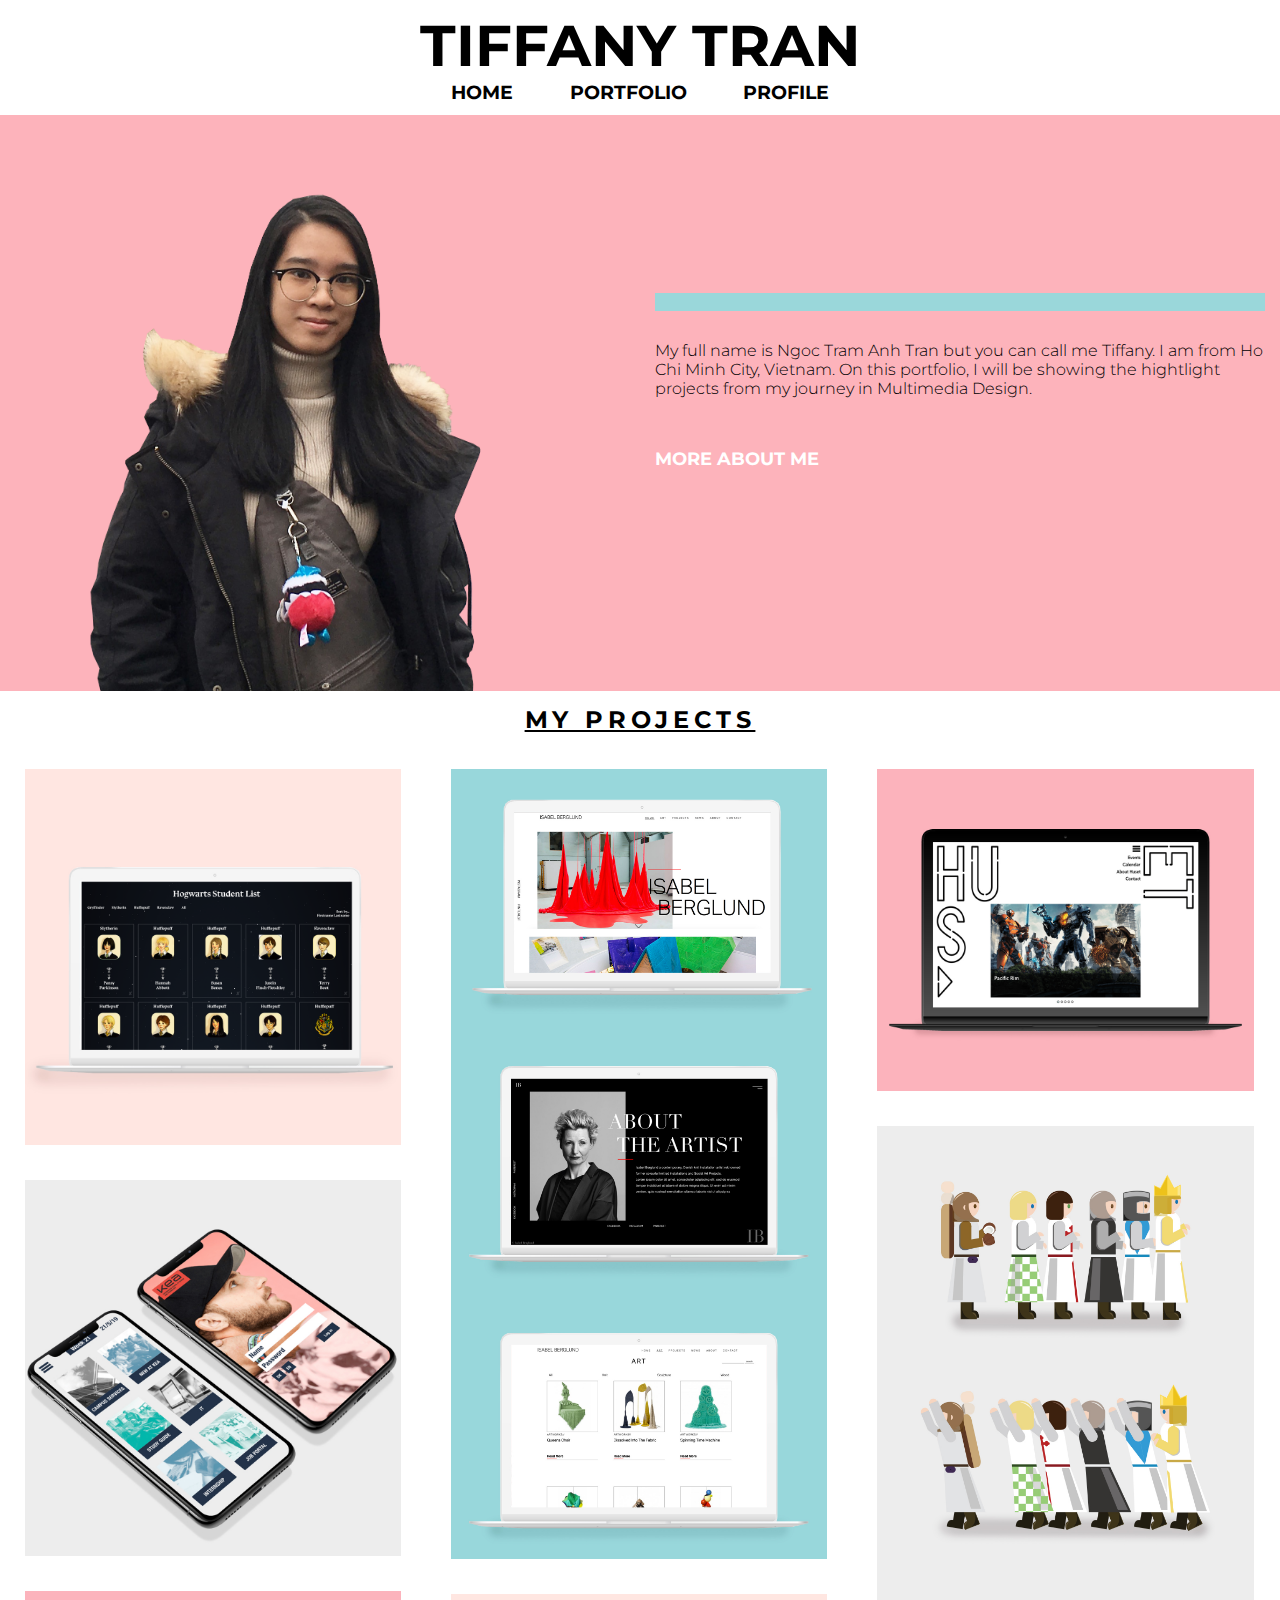
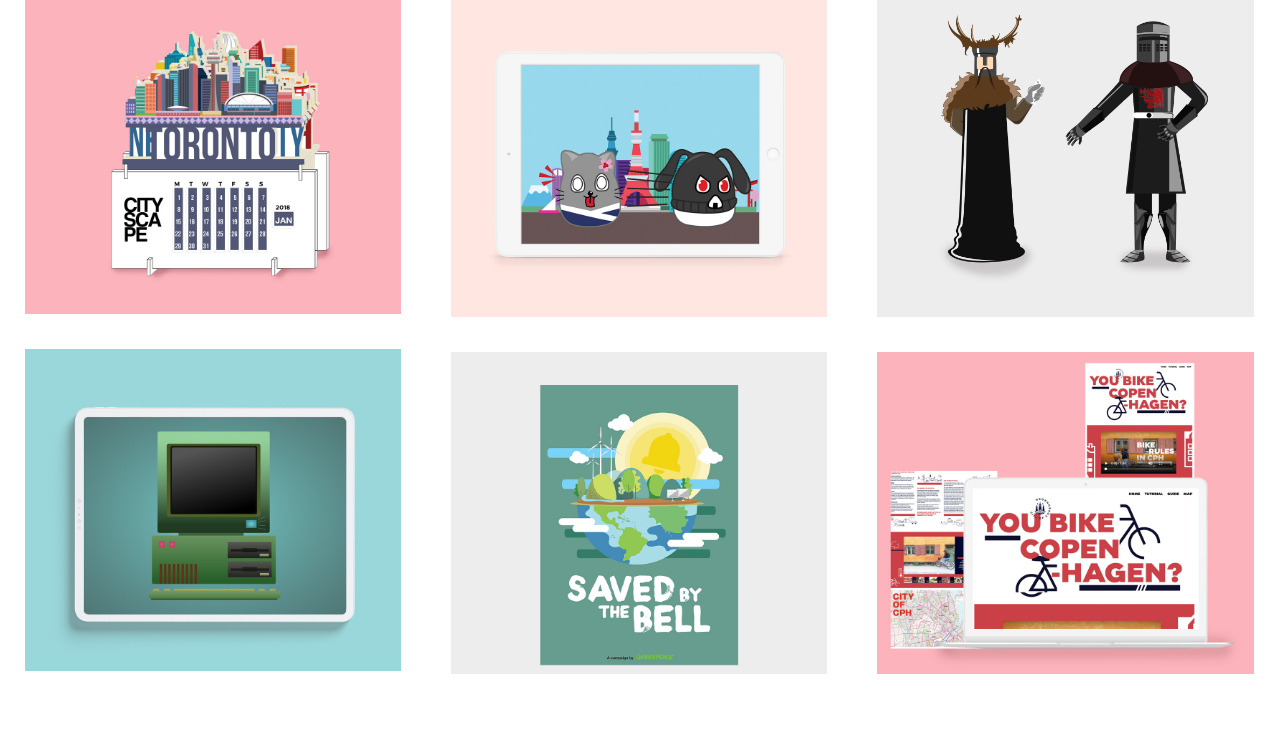
<file: index.html>
<!DOCTYPE html>

<html lang="en">
  <head>
    <meta name="viewport" content="width=device-width, initial-scale=1.0" />
    <title>Home</title>
    <link rel="stylesheet" href="style.css" />
    <script defer src="js.js"></script>
    <link
      href="https://fonts.googleapis.com/css?family=Montserrat:300,400,500,700&display=swap"
      rel="stylesheet"
    />
    <link rel="apple-touch-icon" sizes="180x180" href="/apple-touch-icon.png" />
    <link rel="icon" type="image/png" sizes="32x32" href="/favicon-32x32.png" />
    <link rel="icon" type="image/png" sizes="16x16" href="/favicon-16x16.png" />
    <link rel="manifest" href="/site.webmanifest" />
    <link rel="mask-icon" href="/safari-pinned-tab.svg" color="#000000" />
    <meta name="msapplication-TileColor" content="#00aba9" />
    <meta name="theme-color" content="#ffffff" />
  </head>

  <body>
    <div class="header">
      TIFFANY TRAN
      <div class="topnav">
        <a class="active" href="index.html">HOME</a>
        <a href="#portfolio">PORTFOLIO</a>
        <a href="profile.html">PROFILE</a>
      </div>
    </div>

    <div class="cover">
      <div class="col-6">
        <img src="avatar.png" alt="avatar" />
      </div>

      <div class="col-6">
        <div class="block"></div>
        <h1 style="margin-top: 4vw;">Xin chao. Hej.</h1>

        <div class="underline"></div>
      </div>

      <div class="col-6">
        <h3 class="introduction">
          My full name is Ngoc Tram Anh Tran but you can call me Tiffany. I am
          from Ho Chi Minh City, Vietnam. On this portfolio, I will be showing
          the hightlight projects from my journey in Multimedia Design.
        </h3>
        <p>
          <a
            href="profile.html"
            style="color: white; font-size: 18px; text-decoration: none;"
            >MORE ABOUT ME</a
          >
        </p>
      </div>
    </div>

    <div id="portfolio"></div>
    <div class="gallery" style="position: absolute;">
      <h2>MY PROJECTS</h2>
      <div class="row">
        <div class="column">
          <div class="img_wrap">
            <img
              src="image/hacked-hogwarts.png"
              style="width: 100%;"
              class="image"
              alt="organic design"
            />
            <a href="hacked-hogwarts.html"
              ><p class="img_description">HACKED HOGWARTS</p></a
            >
          </div>

          <div class="img_wrap">
            <img
              src="image/design_sprint.jpg"
              style="width: 100%;"
              class="image"
              alt="design sprint"
            />
            <a href="design-sprint.html"
              ><p class="img_description">DESIGN SPRINT</p></a
            >
          </div>

          <div class="img_wrap">
            <img
              src="image/personal-project.jpg"
              style="width: 100%;"
              class="image"
              alt="presentation"
            />
            <a href="personal.html"
              ><p class="img_description">PERSONAL PROJECT</p></a
            >
          </div>

          <div class="img_wrap">
            <img
              src="image/teknisk-museum.jpg"
              style="width: 100%;"
              class="image"
              alt="web prototype"
            />
            <a href="museum.html"
              ><p class="img_description"></p>
              <p class="img_description">TEKNISKE MUSEUM</p></a
            >
          </div>
        </div>

        <div class="column">
          <div class="img_wrap">
            <img
              src="image/isabel-berglund.jpg"
              style="width: 100%;"
              class="image"
              alt="animation"
            />
            <a href="isabel-berglund.html"
              ><p class="img_description">ISABEL BERGLUND</p></a
            >
          </div>

          <div class="img_wrap">
            <img
              src="image/animation.jpg"
              style="width: 100%;"
              class="image"
              alt="XD Prototype"
            />
            <a href="animation.html"
              ><p class="img_description">ANIMATION</p></a
            >
          </div>

          <div class="img_wrap">
            <img src="image/greenpeace.jpg" class="image" alt="team canvas" />
            <a href="greenpeace.html"
              ><p class="img_description">GREENPEACE CAMPAIGN</p></a
            >
          </div>
        </div>

        <div class="column">
          <div class="img_wrap">
            <img
              src="image/huset-kbh.jpg"
              style="width: 100%;"
              class="image"
              alt="storyboard"
            />
            <a href="huset-kbh.html"
              ><p class="img_description">HUSET-KBH</p></a
            >
          </div>

          <div class="img_wrap">
            <img
              src="image/interactive_poster.jpg"
              style="width: 100%;"
              class="image"
              alt="Interactive Poster"
            />
            <a href="interactive-poster.html"
              ><p class="img_description">INTERACTIVE POSTER</p></a
            >
          </div>

          <div class="img_wrap">
            <img
              src="image/bike.jpg"
              style="width: 100%;"
              class="image"
              alt="Bike CPH"
            />
            <a href="bike-cph.html"><p class="img_description">BIKE CPH</p></a>
          </div>
        </div>
      </div>
    </div>
  </body>
</html>
</file>
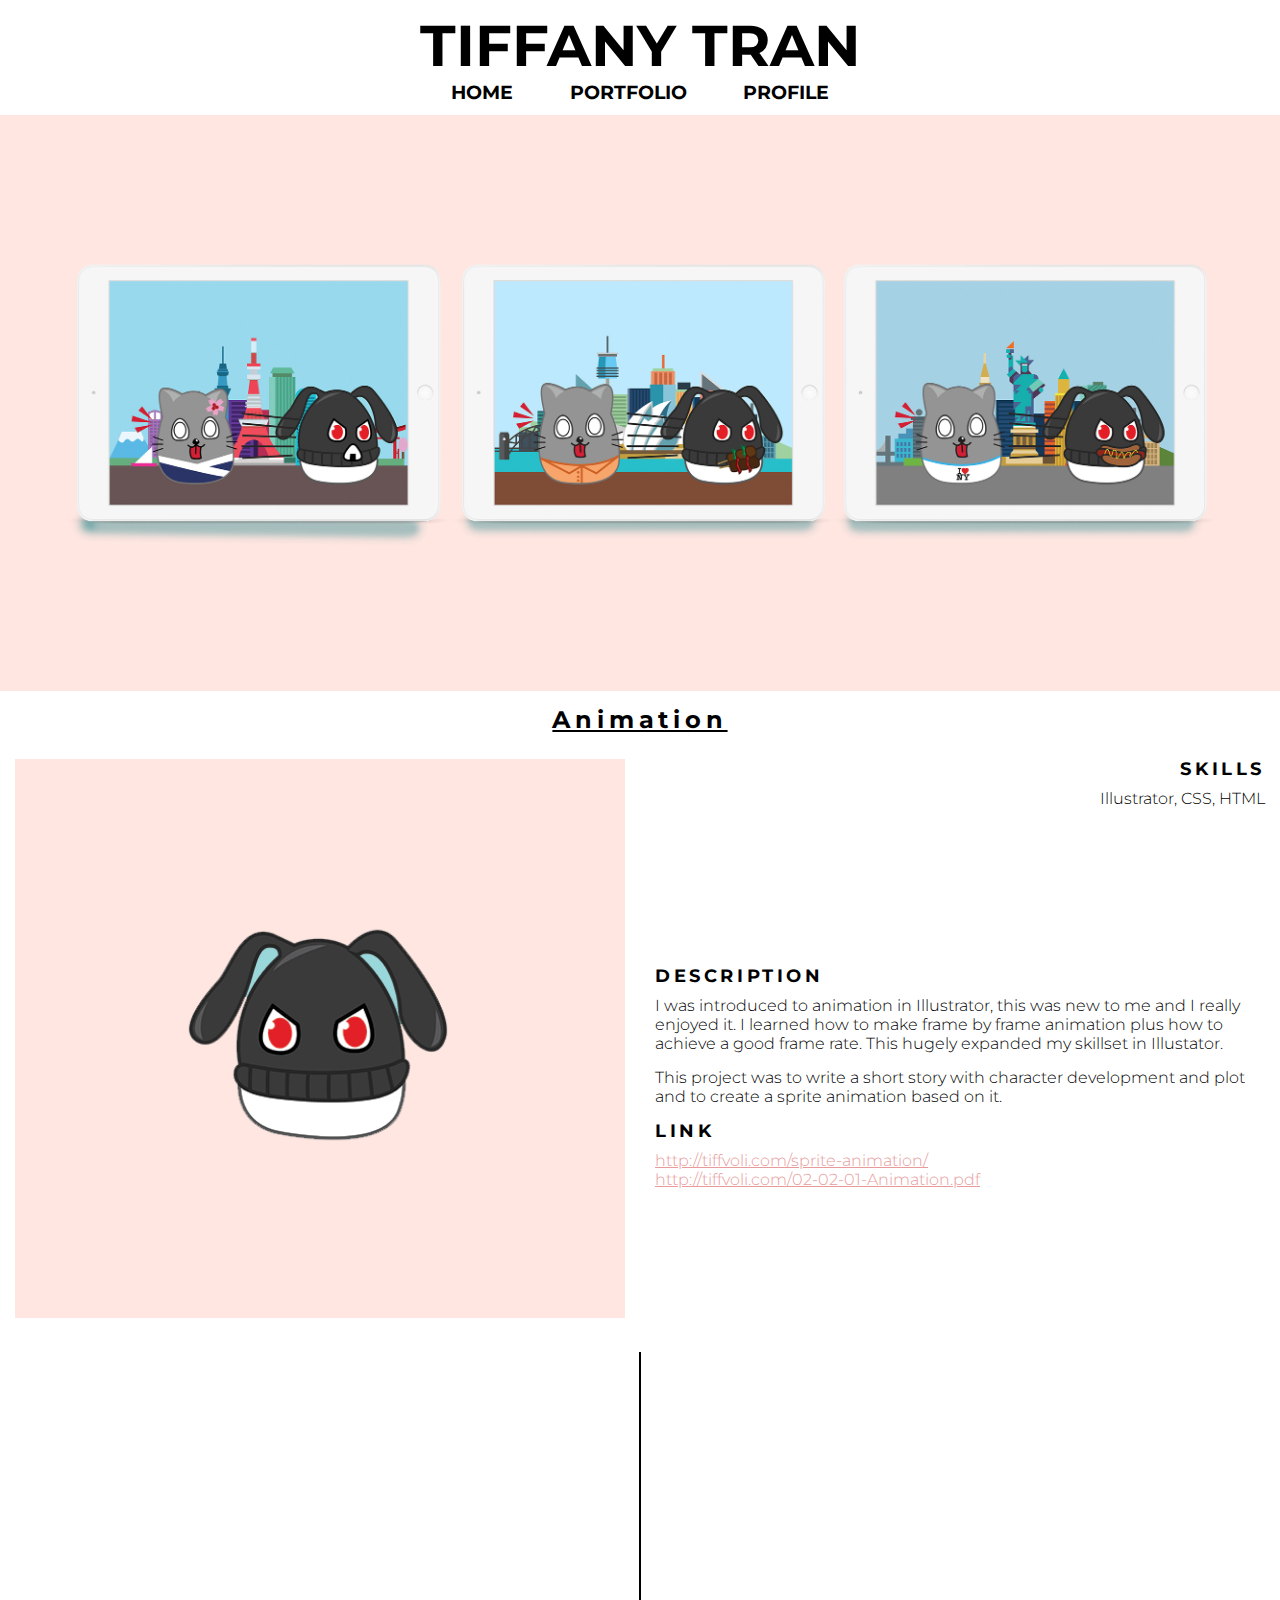
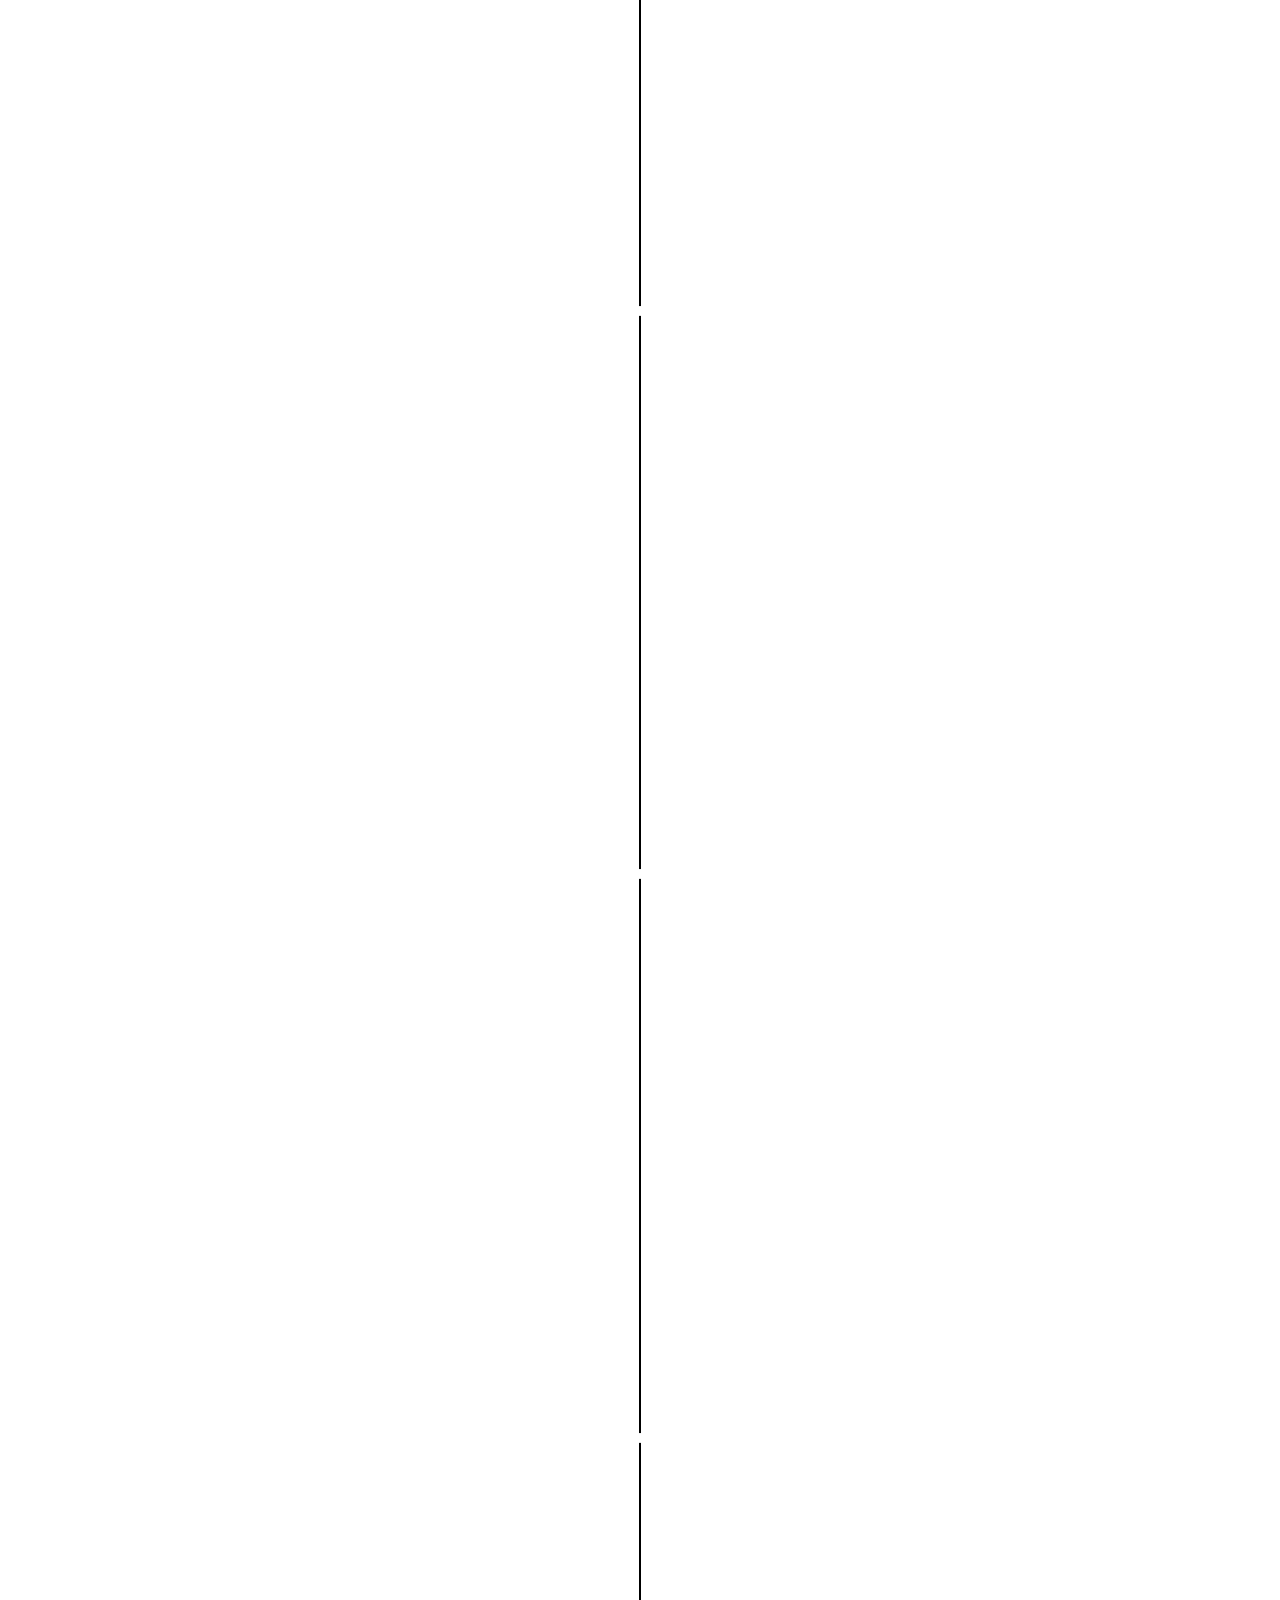
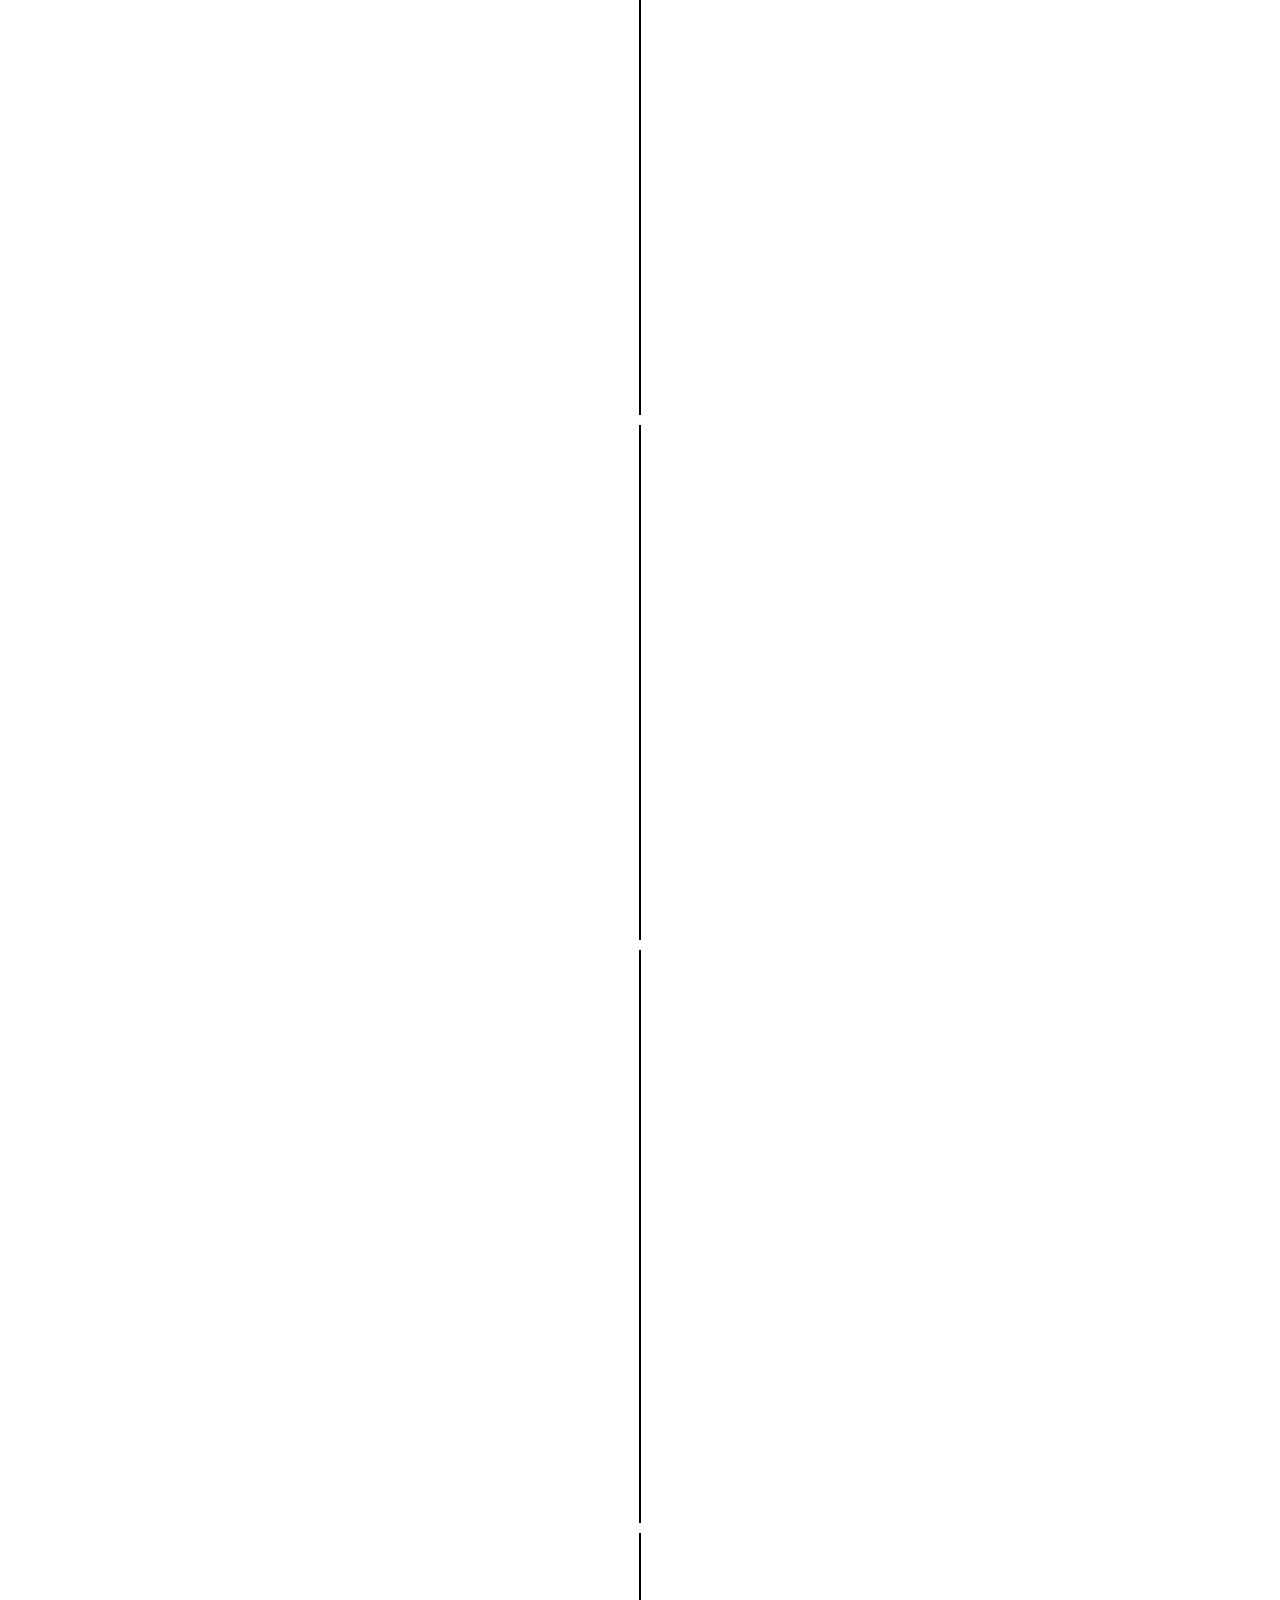
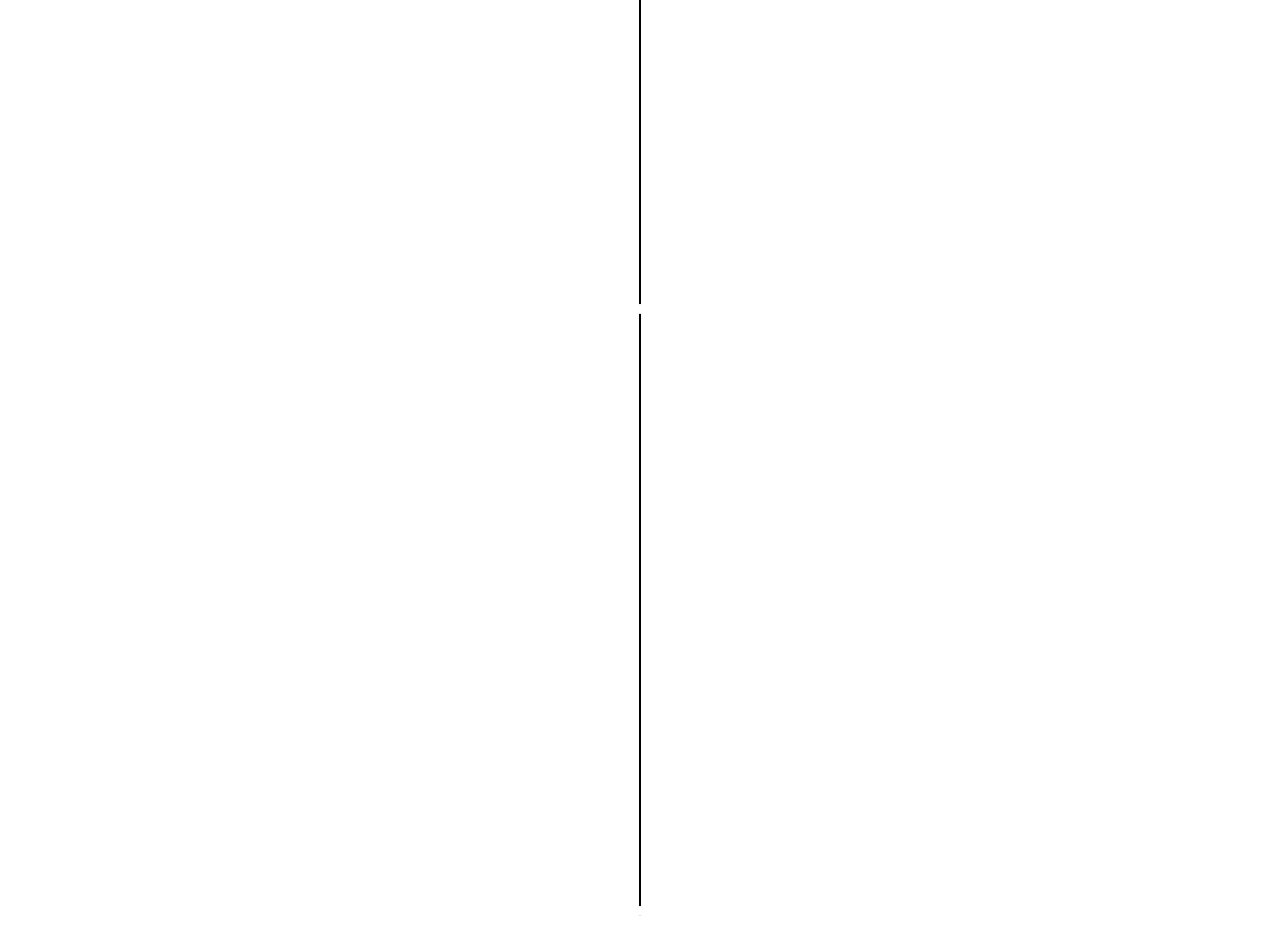
<file: animation.html>
<!DOCTYPE html>

<html lang="en">
  <head>
    <meta name="viewport" content="width=device-width, initial-scale=1.0" />
    <title>Animation</title>
    <link rel="stylesheet" href="style.css" />
    <script src="js.js"></script>
    <script defer src="js.js"></script>
    <link
      href="https://fonts.googleapis.com/css?family=Montserrat:300,400,500,700&display=swap"
      rel="stylesheet"
    />
    <link rel="apple-touch-icon" sizes="180x180" href="/apple-touch-icon.png" />
    <link rel="icon" type="image/png" sizes="32x32" href="/favicon-32x32.png" />
    <link rel="icon" type="image/png" sizes="16x16" href="/favicon-16x16.png" />
    <link rel="manifest" href="/site.webmanifest" />
    <link rel="mask-icon" href="/safari-pinned-tab.svg" color="#000000" />
    <meta name="msapplication-TileColor" content="#00aba9" />
    <meta name="theme-color" content="#ffffff" />
  </head>

  <body>
    <div class="header">
      TIFFANY TRAN
      <div class="topnav">
        <a class="active" href="index.html">HOME</a>
        <a href="index.html">PORTFOLIO</a>
        <a href="profile.html">PROFILE</a>
      </div>
    </div>
    <div class="project1">
      <div class="col-12">
        <img
          src="image/projectseven.png"
          alt="web prototype"
          style="width: 100%;"
        />
      </div>
    </div>

    <div class="content">
      <h2>Animation</h2>
      <div class="col-6">
        <img src="video/cats2.gif" alt="cat animation" style="width: 100%;" />
      </div>

      <div class="col-6" style="float: right;">
        <h4 style="text-align: right;">SKILLS</h4>
        <h3 style="text-align: right;">Illustrator, CSS, HTML</h3>
      </div>

      <div class="col-6">
        <h4 style="margin-top: 10vw;">DESCRIPTION</h4>
        <h3 style="padding-bottom: 15px;">
          I was introduced to animation in Illustrator, this was new to me and I
          really enjoyed it. I learned how to make frame by frame animation plus
          how to achieve a good frame rate. This hugely expanded my skillset in
          Illustator.
        </h3>
        <h3 style="padding-bottom: 15px;">
          This project was to write a short story with character development and
          plot and to create a sprite animation based on it.
        </h3>
        <h4>LINK</h4>
        <a href="http://tiffvoli.com/sprite-animation/" style="color: #e79b9b;"
          ><h3>http://tiffvoli.com/sprite-animation/</h3></a
        >
        <a
          href="http://tiffvoli.com/02-02-01-Animation.pdf"
          style="color: #e79b9b;"
          ><h3>http://tiffvoli.com/02-02-01-Animation.pdf</h3></a
        >
      </div>

      <div class="col-12">
        <section class="timeline">
          <ul>
            <li>
              <div>
                <img src="image/timeline2.4.jpg" alt="storyline" />
                <h4>Storyline</h4>
                First thing to do was to create a storyline for my animation. I
                decided to do a travl animation because it would allow to play
                with designs from different countries.
              </div>
            </li>
            <li>
              <div>
                <img src="image/timeline2.1.jpg" alt="sketches" />
                <h4>Sketches</h4>
                After that, I sketched out all my characters and backgrounds
                depending on my storyline. This gave me a visualisation of my
                animation before actually making it.
              </div>
            </li>
            <li>
              <div>
                <img src="image/timeline2.8.jpg" alt="storyboard" />
                <h4>Storyboard</h4>
                I was introduced to making a storyboard to aid the process. The
                storyboard included each screen with interaction, sound and
                duration so I would know what to add in later on.
              </div>
            </li>
            <li>
              <div>
                <img src="image/timeline2.2.jpg" alt="character designs" />
                <h4>Character Designs</h4>
                I designed all the characters based on my skecthes in
                Illustrator to create vector graphics.I chose to make the
                characters gray and black because I intended to make the
                backgrounds colourful therefore it wouldn't be too overwhelming.
              </div>
            </li>
            <li>
              <div>
                <img src="image/timeline2.3.jpg" alt="stance" />
                <h4>Stances</h4>
                For each character, I also created 4 different views to make the
                characters more lively and interactive.
              </div>
            </li>
            <li>
              <div>
                <img src="image/timeline2.5.jpg" alt="style tile" />
                <h4>Style Tile</h4>
                I chose pop characters for my style because they normally have a
                outline around the characters so they would stand out more from
                the background. I put in a few pop colours while also having a
                dark tone to create a nice contrast and improve visability.
              </div>
            </li>
            <li>
              <div>
                <embed src="video/neko_animation_tokyo.swf" atl="sprite" />
                <h4>Sprite</h4>
                I designed this sprite animation in Illustrator by creating
                frame by frame. I ran into a small problem with coding but I
                learned out to do it on a later project
                <a href="interactive-poster.html" style="color: #59b6bb;"
                  >(interactive poster)</a
                >.
              </div>
            </li>
            <li>
              <div>
                <img src="image/timeline2.7.jpg" alt="background" />
                <h4>Background Designs</h4>
                I designed all of the background using Illustrator and took
                inspiration from Tokyo, New York and Sydney. I wanted to make
                the backgrounds very colourful to capture its respective city's
                beauty. I didn't use any dark colours so that the main
                characters could stand out from the backdrops.
              </div>
            </li>
          </ul>
        </section>
      </div>
    </div>
  </body>
</html>
</file>
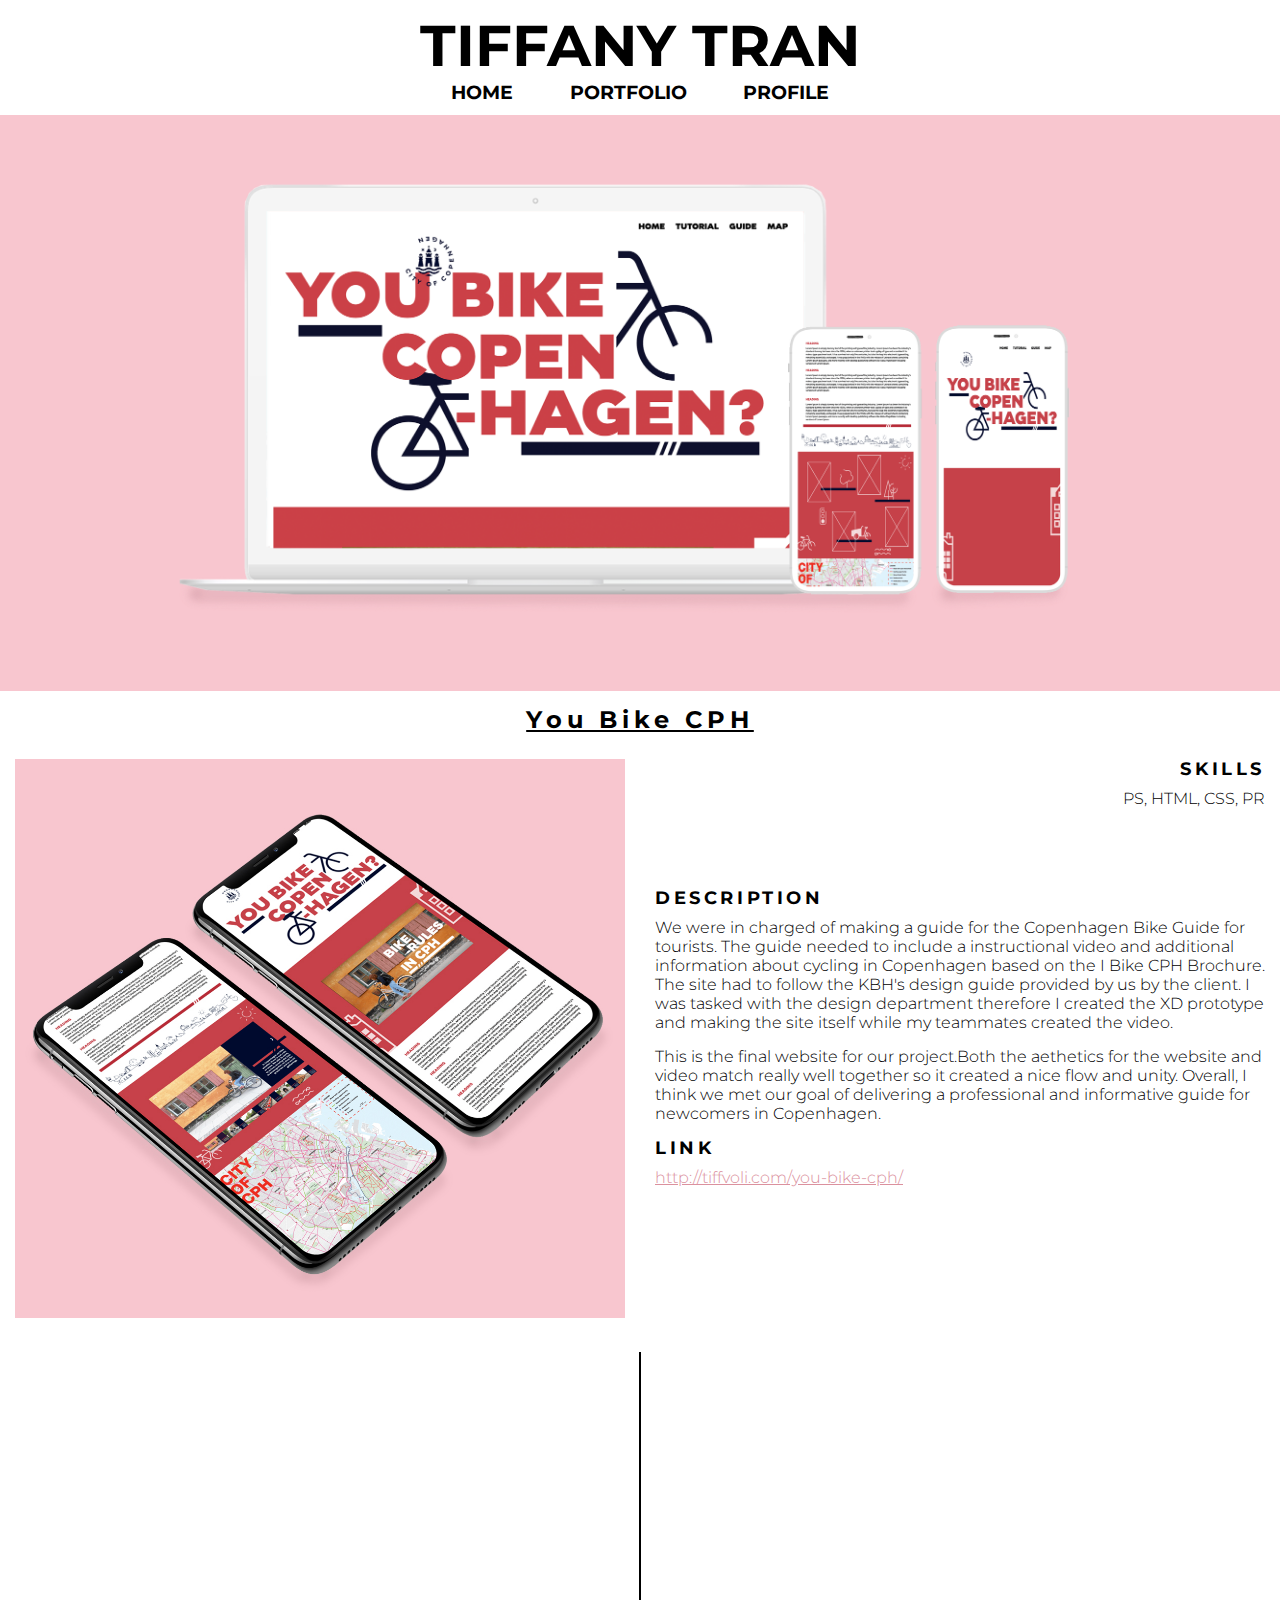
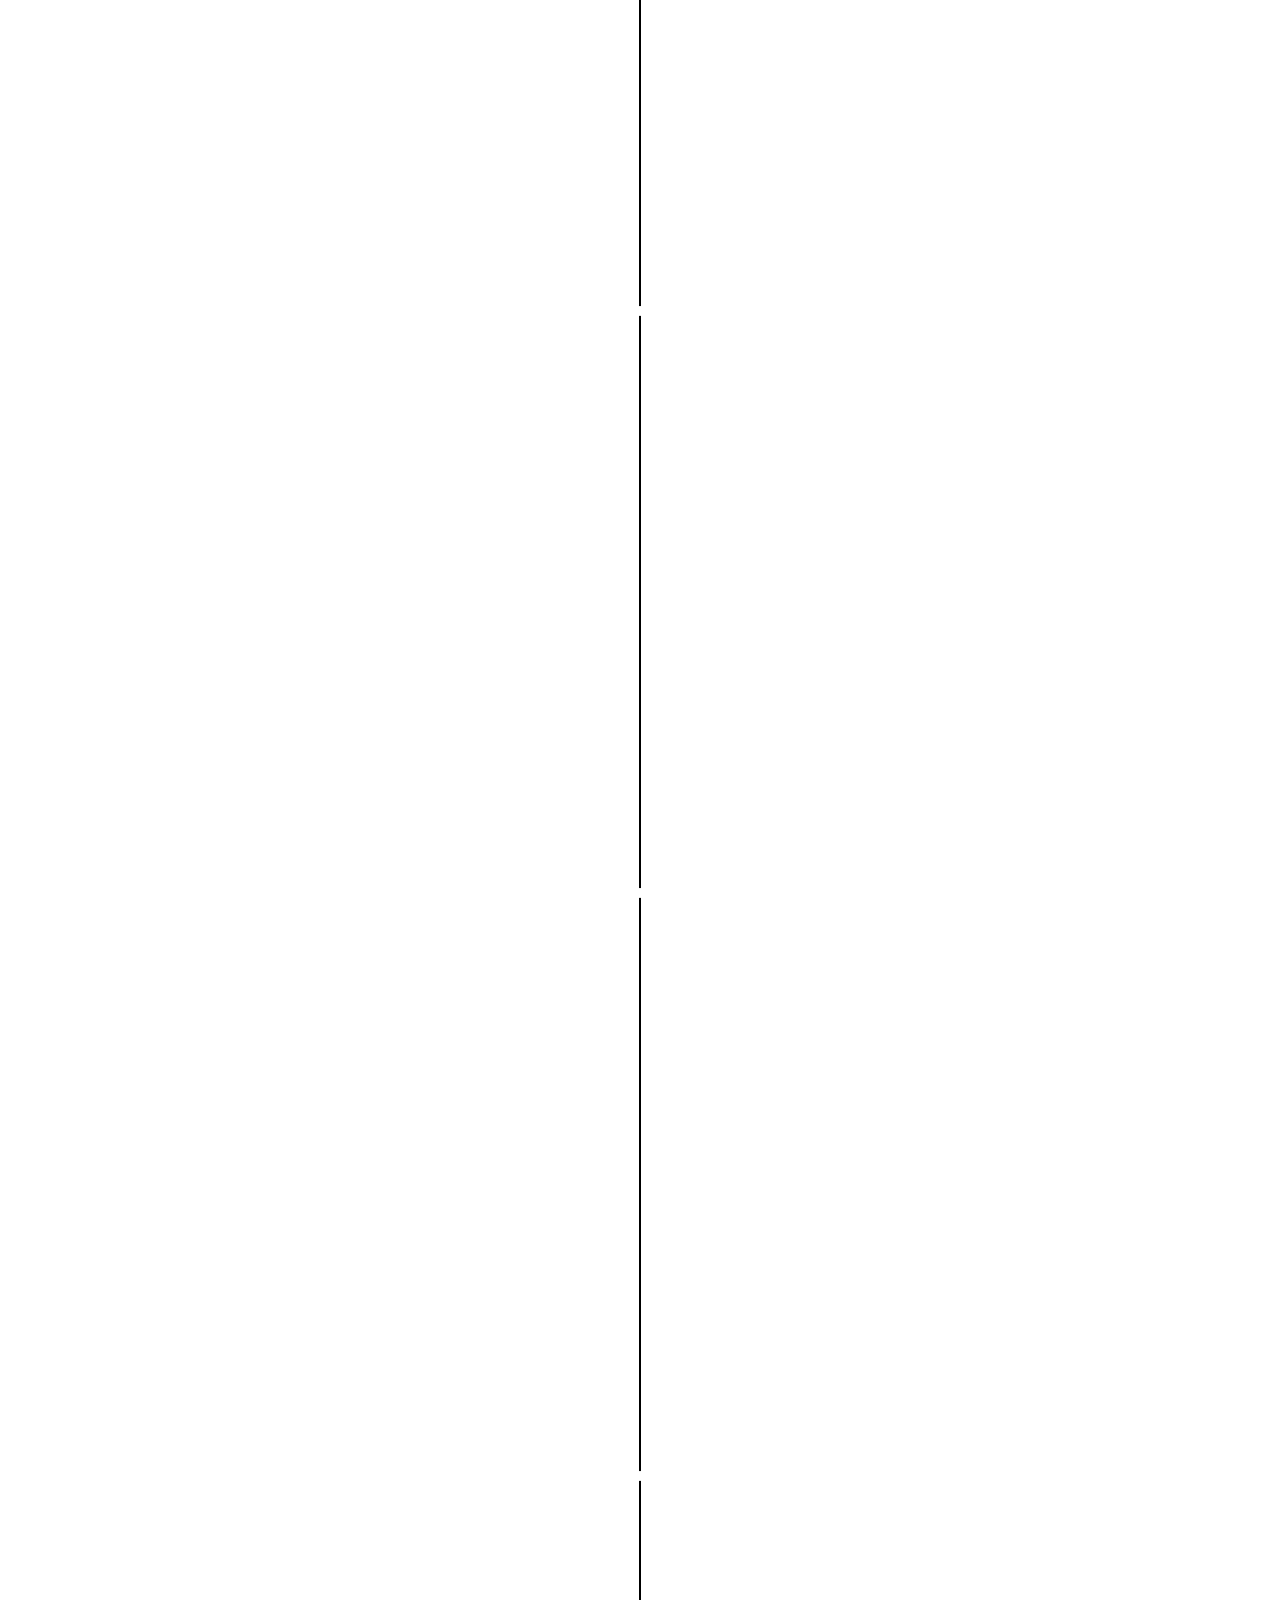
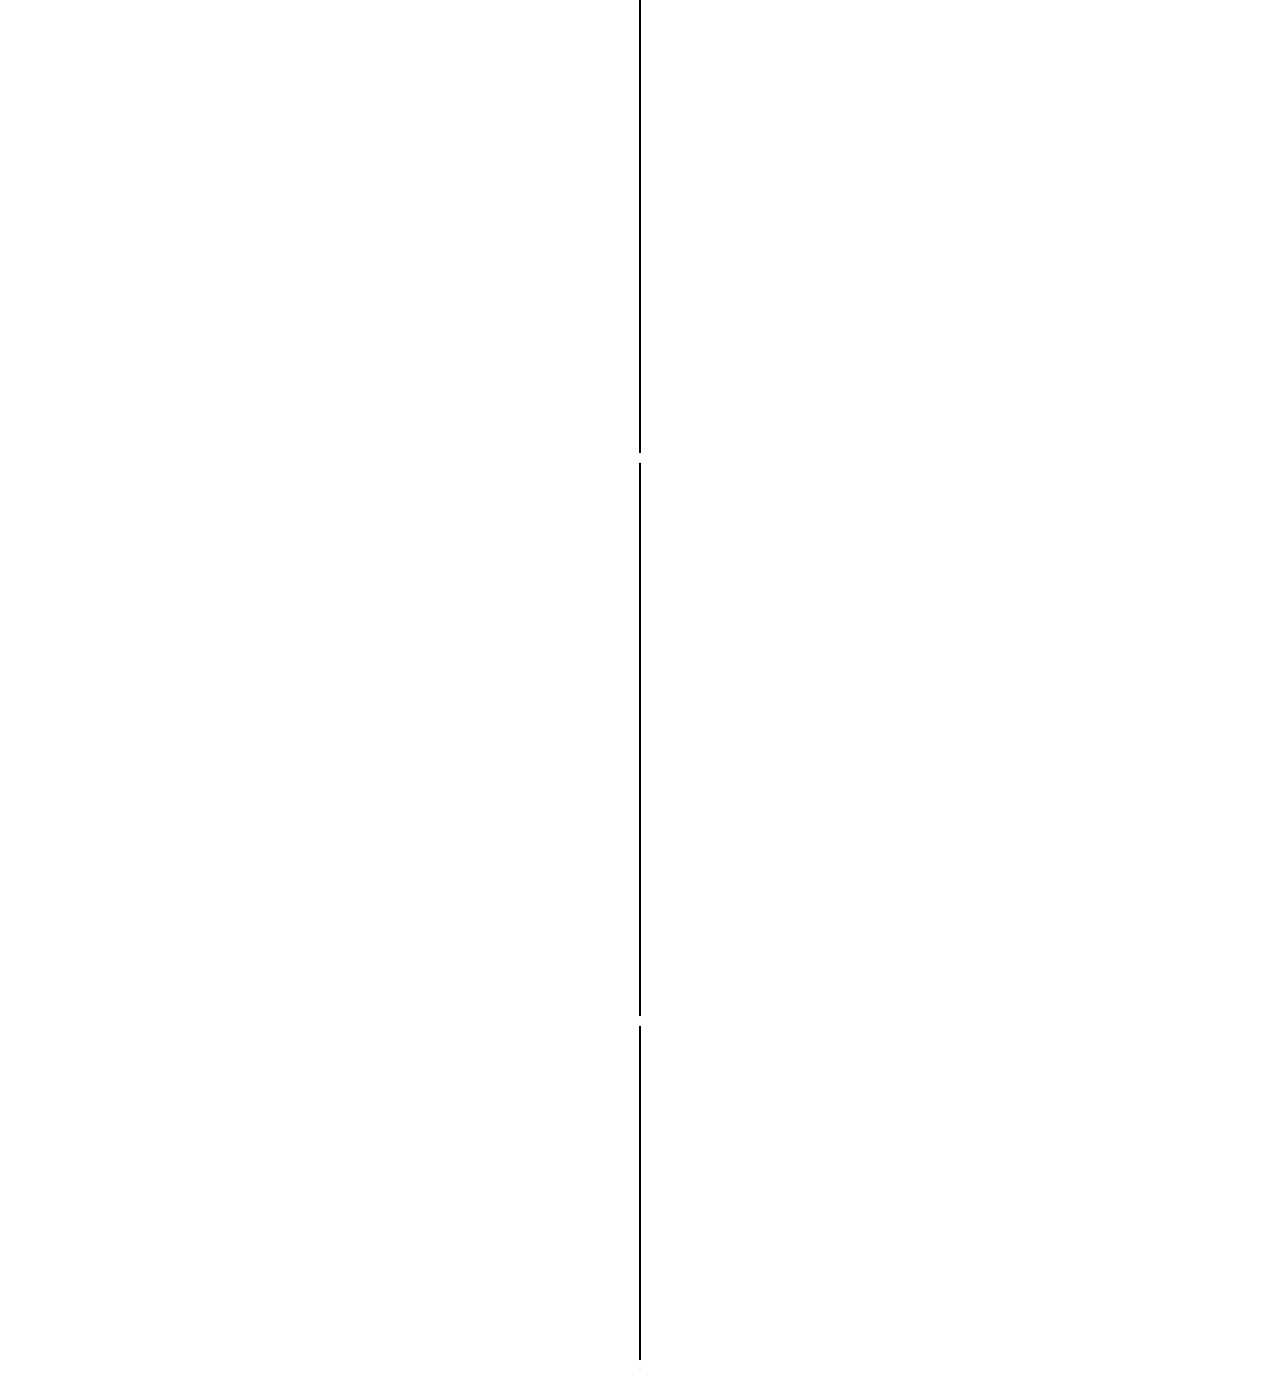
<file: bike-cph.html>
<!DOCTYPE html>

<html lang="en">
  <head>
    <meta name="viewport" content="width=device-width, initial-scale=1.0" />
    <title>You Bike CPH</title>
    <link rel="stylesheet" href="style.css" />
    <script src="js.js"></script>
    <script defer src="js.js"></script>
    <link
      href="https://fonts.googleapis.com/css?family=Montserrat:300,400,500,700&display=swap"
      rel="stylesheet"
    />
    <link
      rel="apple-touch-icon"
      sizes="180x180"
      href="favicons/apple-touch-icon.png"
    />
    <link
      rel="icon"
      type="image/png"
      sizes="32x32"
      href="favicons/favicon-32x32.png"
    />
    <link
      rel="icon"
      type="image/png"
      sizes="16x16"
      href="favicons/favicon-16x16.png"
    />
    <link rel="manifest" href="favicons/site.webmanifest" />
    <link
      rel="mask-icon"
      href="favicons/safari-pinned-tab.svg"
      color="#000000"
    />
    <meta name="msapplication-TileColor" content="#00aba9" />
    <meta name="theme-color" content="#ffffff" />
  </head>

  <body>
    <div class="header">
      TIFFANY TRAN
      <div class="topnav">
        <a class="active" href="index.html">HOME</a>
        <a href="index.html">PORTFOLIO</a>
        <a href="profile.html">PROFILE</a>
      </div>
    </div>
    <div class="project8">
      <div class="col-12">
        <img src="image/projecteight.png" alt="bikecph" style="width: 100%;" />
      </div>
    </div>

    <div class="content">
      <h2>You Bike CPH</h2>
      <div class="col-6">
        <img
          src="image/project8_image.jpg"
          alt="bikecph"
          style="width: 100%;"
        />
      </div>

      <div class="col-6" style="float: right;">
        <div class="skills">
          <h4 style="text-align: right;">SKILLS</h4>
          <h3 style="text-align: right;">PS, HTML, CSS, PR</h3>
        </div>
      </div>

      <div class="col-6">
        <h4>DESCRIPTION</h4>
        <h3 style="padding-bottom: 15px;">
          We were in charged of making a guide for the Copenhagen Bike Guide for
          tourists. The guide needed to include a instructional video and
          additional information about cycling in Copenhagen based on the I Bike
          CPH Brochure. The site had to follow the KBH's design guide provided
          by us by the client. I was tasked with the design department therefore
          I created the XD prototype and making the site itself while my
          teammates created the video.
        </h3>
        <h3 style="padding-bottom: 15px;">
          This is the final website for our project.Both the aethetics for the
          website and video match really well together so it created a nice flow
          and unity. Overall, I think we met our goal of delivering a
          professional and informative guide for newcomers in Copenhagen.
        </h3>
        <h4>LINK</h4>
        <a href="http://tiffvoli.com/you-bike-cph/" style="color: #db919e;"
          ><h3>http://tiffvoli.com/you-bike-cph/</h3></a
        >
      </div>

      <div class="col-12">
        <section class="timeline">
          <ul>
            <li>
              <div>
                <img src="image/timeline8.1.jpg" alt="banner" />
                <h4>Banner | Menu</h4>
                I stuck with the same design as my prototype with the
                deconstructive style and KBH colour scheme. I chose to make the
                menu bar sticky so that it would follow the user wherever they
                scroll.
              </div>
            </li>
            <li>
              <div>
                <img src="image/timeline8.2.jpg" alt="thumbnail" />
                <h4>Thumbnail</h4>
                We made small tutorial on the basic rules of biking and I
                desgined this thumbnail for the video. I used the same font and
                deconstructed style for the title. I chose white text and all
                caps so it could stand out from the colourful background of
                Nyboder.
              </div>
            </li>
            <li>
              <div>
                <img src="image/timeline8.3.jpg" alt="text" />
                <h4>Information</h4>
                Since the site was supposed to a guide, I wanted to make it
                informative so that the users would find everything on here
                without any confusion. I added the frise provided by KBH kommune
                in between the text so that it's easier to read.
              </div>
            </li>
            <li>
              <div>
                <img src="image/timeline8.4.jpg" alt="gallery" />
                <h4>Image Gallery</h4>
                This was the only new thing I added into the website since we
                thought it wouldn't make sense if we just put in the images.
                Therefore, I created a gallery with images corresponding to a
                few useful facts about biking in Copenhagen.
              </div>
            </li>
            <li>
              <div>
                <img src="image/timeline8.5.jpg" alt="responsive" />
                <h4>Mobile Version</h4>
                I made the website responsive to all devices using "vw" unit to
                make all the sizes stay relative to 1% of the width of the
                viewport. Therefore, the website can be resized while still
                maintaining its ratio.
              </div>
            </li>
            <li>
              <div>
                <iframe
                  width="90%"
                  src="https://www.youtube.com/embed/cQBtROJ5ij0"
                  frameborder="0"
                  allow="accelerometer; autoplay; encrypted-media; gyroscope; picture-in-picture"
                  allowfullscreen
                ></iframe>
                <h4>Instructional Video</h4>
                Here's the final video that guides the users about biking in
                Copenhagen.
              </div>
            </li>
          </ul>
        </section>
      </div>
    </div>
  </body>
</html>
</file>
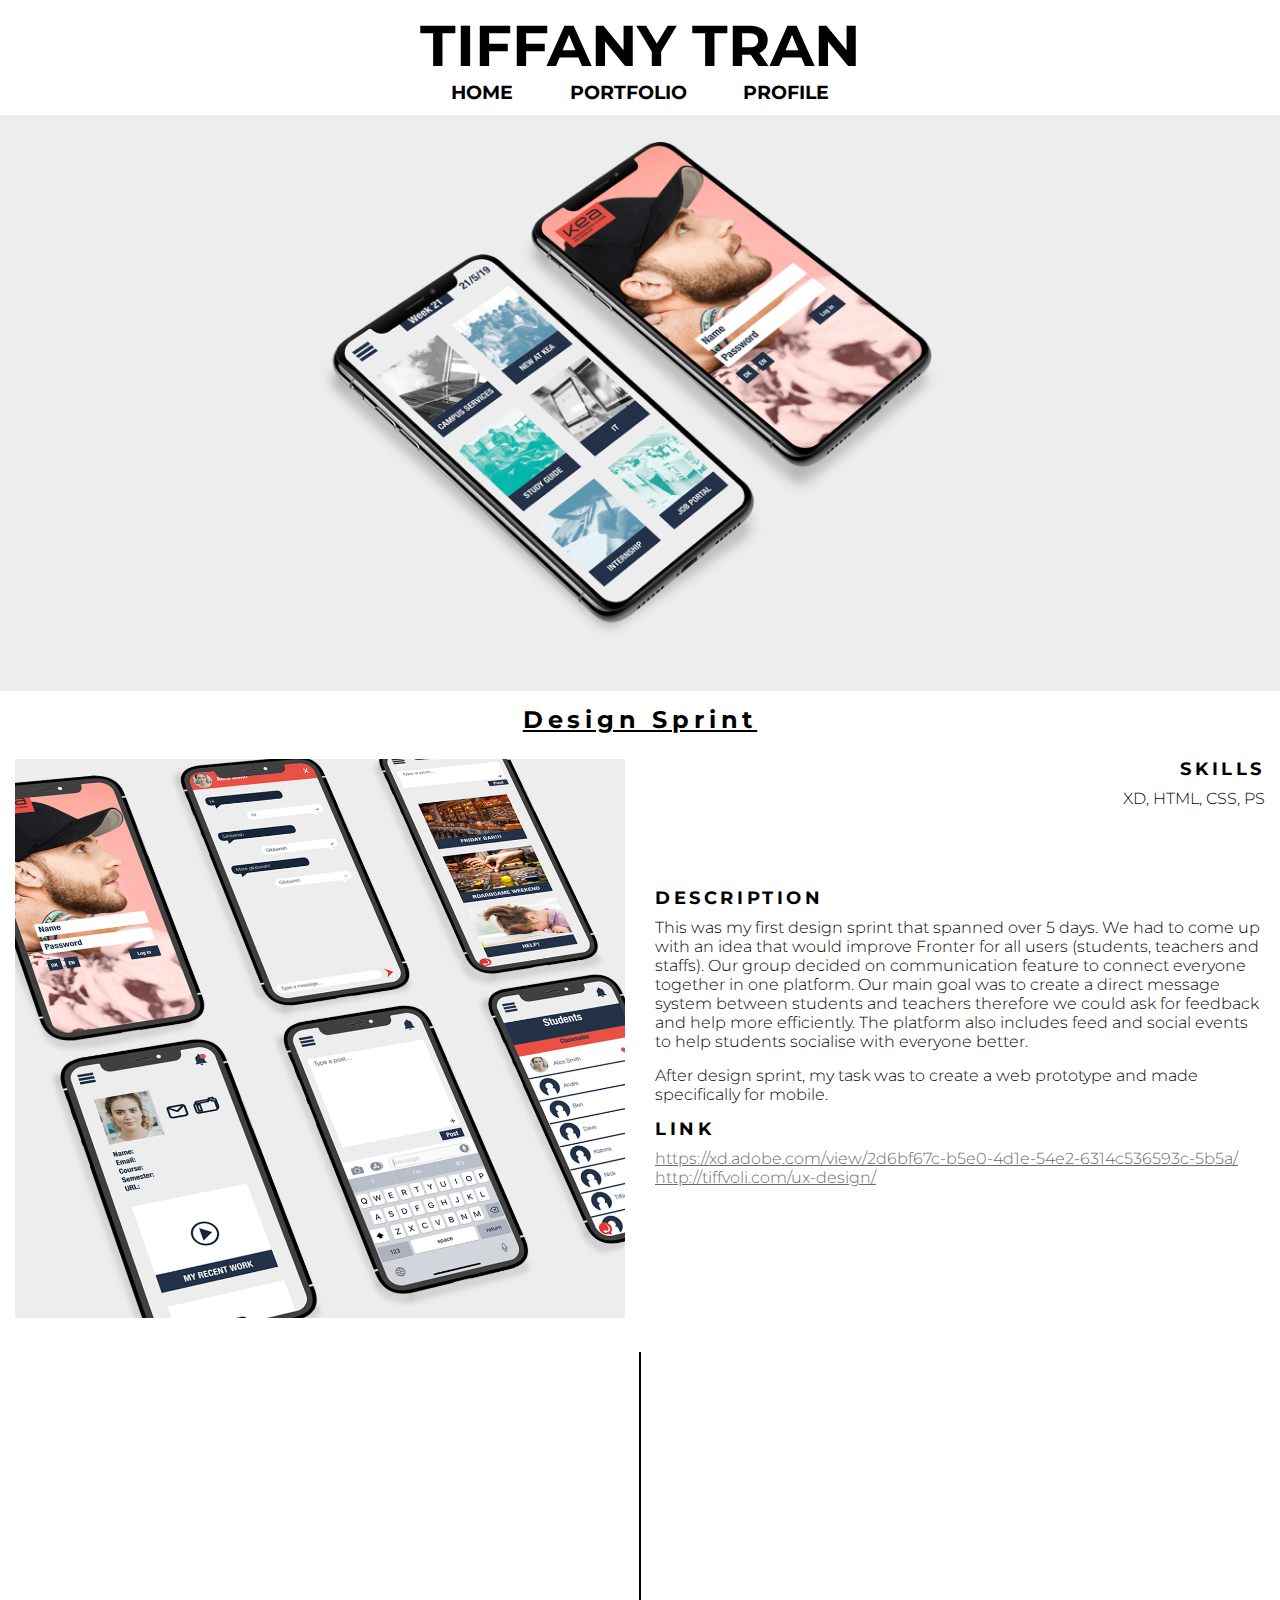
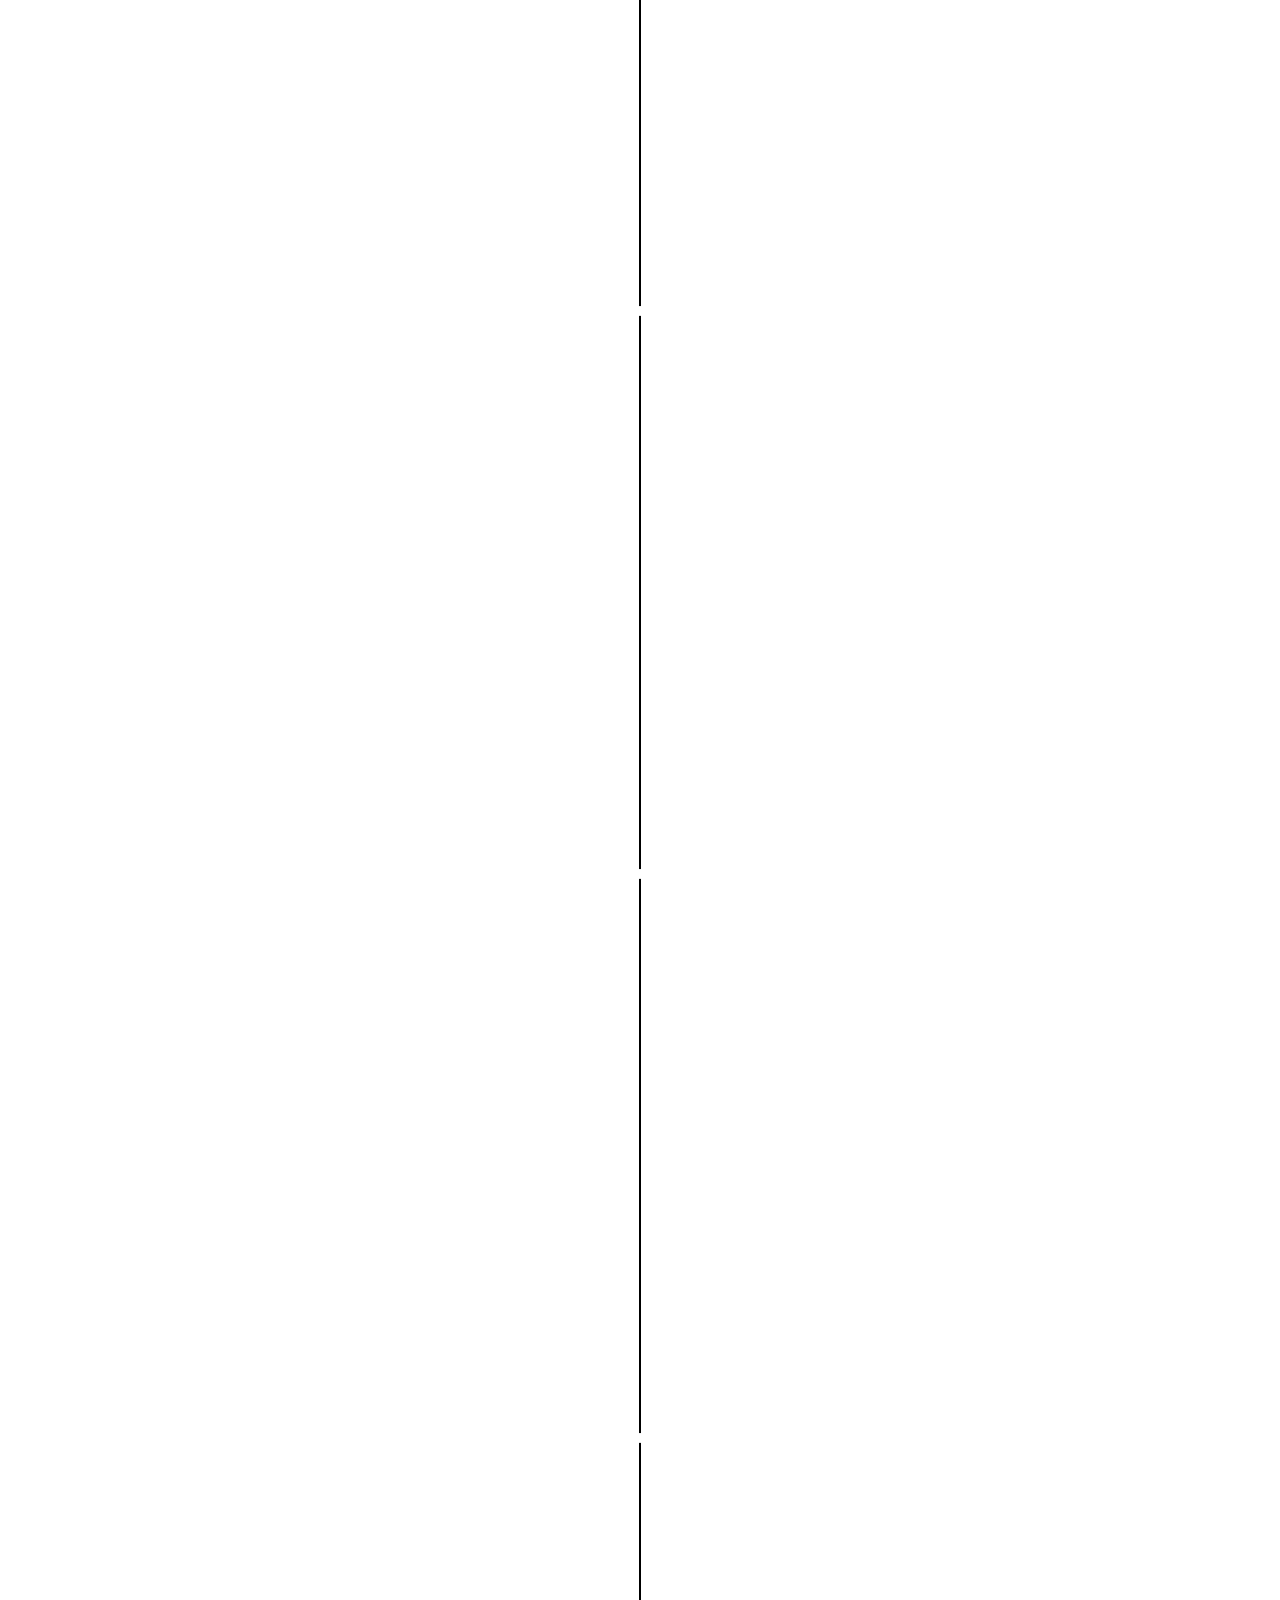
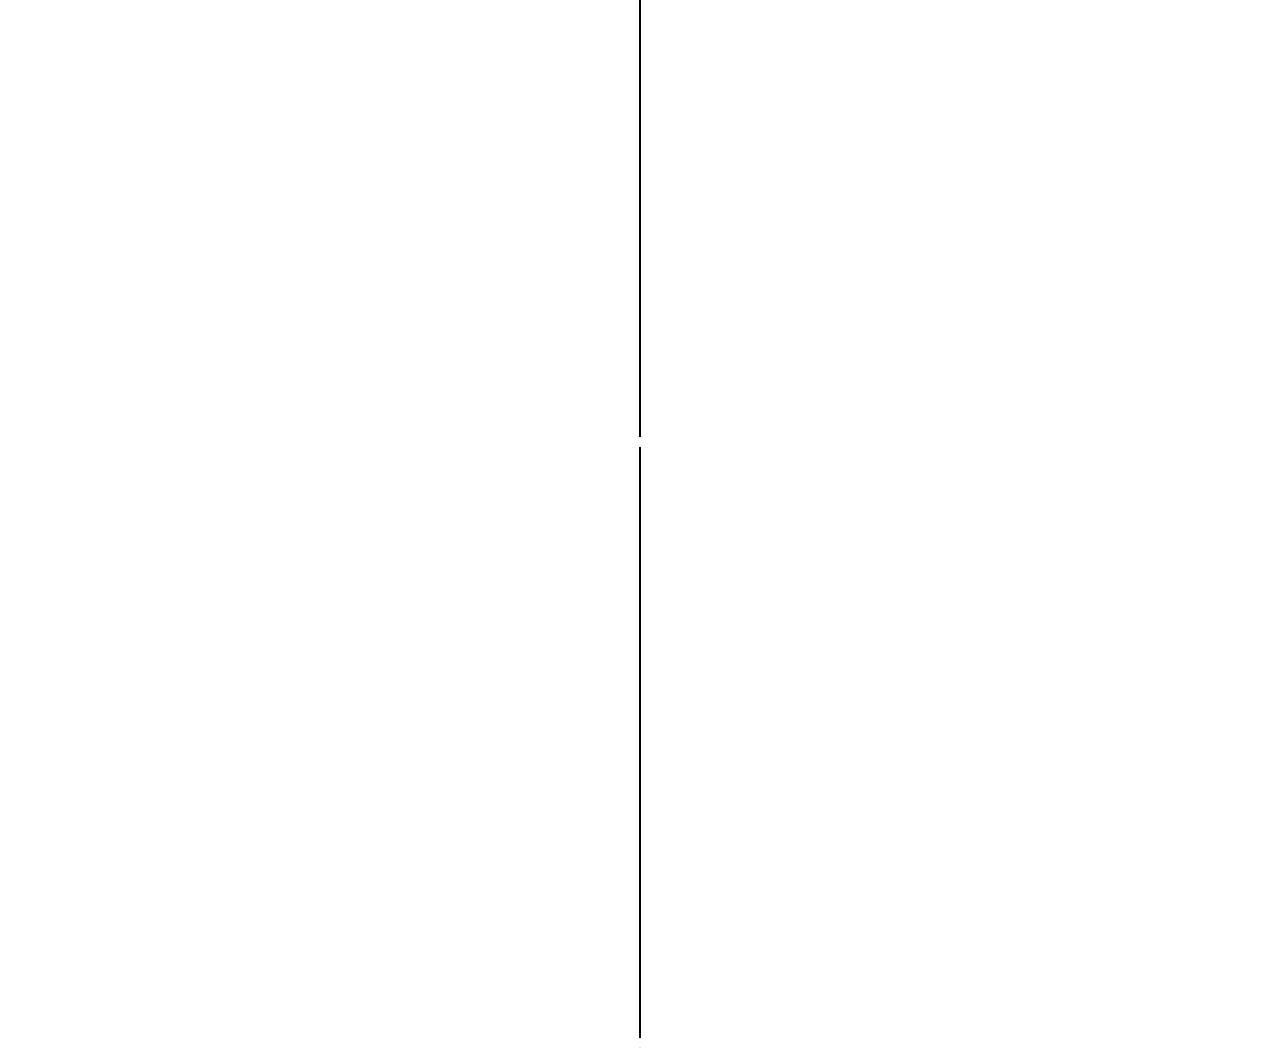
<file: design-sprint.html>
<!DOCTYPE html>

<html lang="en">
  <head>
    <meta name="viewport" content="width=device-width, initial-scale=1.0" />
    <title>Design Sprint</title>
    <link rel="stylesheet" href="style.css" />
    <script src="js.js"></script>
    <script defer src="js.js"></script>
    <link
      href="https://fonts.googleapis.com/css?family=Montserrat:300,400,500,700&display=swap"
      rel="stylesheet"
    />
    <link rel="apple-touch-icon" sizes="180x180" href="/apple-touch-icon.png" />
    <link rel="icon" type="image/png" sizes="32x32" href="/favicon-32x32.png" />
    <link rel="icon" type="image/png" sizes="16x16" href="/favicon-16x16.png" />
    <link rel="manifest" href="/site.webmanifest" />
    <link rel="mask-icon" href="/safari-pinned-tab.svg" color="#000000" />
    <meta name="msapplication-TileColor" content="#00aba9" />
    <meta name="theme-color" content="#ffffff" />
  </head>

  <body>
    <div class="header">
      TIFFANY TRAN
      <div class="topnav">
        <a class="active" href="index.html">HOME</a>
        <a href="index.html">PORTFOLIO</a>
        <a href="profile.html">PROFILE</a>
      </div>
    </div>
    <div class="project9">
      <div class="col-12">
        <img
          src="image/projectnine.png"
          alt="organic design"
          style="width: 100%;"
        />
      </div>
    </div>

    <div class="content">
      <h2>Design Sprint</h2>
      <div class="col-6">
        <img
          src="image/project9_image.jpg"
          alt="responsive"
          style="width: 100%;"
        />
      </div>

      <div class="col-6" style="float: right;">
        <div class="skills">
          <h4 style="text-align: right;">SKILLS</h4>
          <h3 style="text-align: right;">XD, HTML, CSS, PS</h3>
        </div>
      </div>

      <div class="col-6">
        <h4>DESCRIPTION</h4>
        <h3 style="padding-bottom: 15px;">
          This was my first design sprint that spanned over 5 days. We had to
          come up with an idea that would improve Fronter for all users
          (students, teachers and staffs). Our group decided on communication
          feature to connect everyone together in one platform. Our main goal
          was to create a direct message system between students and teachers
          therefore we could ask for feedback and help more efficiently. The
          platform also includes feed and social events to help students
          socialise with everyone better.
        </h3>
        <h3 style="padding-bottom: 15px;">
          After design sprint, my task was to create a web prototype and made
          specifically for mobile.
        </h3>
        <h4>LINK</h4>
        <a
          href="https://xd.adobe.com/view/2d6bf67c-b5e0-4d1e-54e2-6314c536593c-5b5a/"
          style="color: #6b6b6b;"
          ><h3>
            https://xd.adobe.com/view/2d6bf67c-b5e0-4d1e-54e2-6314c536593c-5b5a/
          </h3></a
        >
        <a href="http://tiffvoli.com/ux-design/" style="color: #6b6b6b;"
          ><h3>http://tiffvoli.com/ux-design/</h3></a
        >
      </div>

      <div class="col-12">
        <section class="timeline">
          <ul>
            <li>
              <div>
                <img src="image/timeline9.1.jpg" alt="map" />
                <h4>Day 1: Map</h4>
                For the first day, we drew a map that showcase our final
                solution and how we would get there. We also added notes around
                to figure out the problems and how we would solve them.
              </div>
            </li>
            <li>
              <div>
                <img src="image/timeline9.2.jpg" alt="sketch" />
                <h4>Day 2: Sketch</h4>
                For the second day, we drew sketches for our Fronter app. Each
                of us would sketch our own platform and then after that we would
                line all of them together and chose the best one.
              </div>
            </li>
            <li>
              <div>
                <img src="image/timeline9.3.jpg" alt="storyboard" />
                <h4>Day 3: Decide | Storyboard</h4>
                After we decided on one sketch and everyone was happy. We drew a
                storyboard that would show a scenario from a student's
                perspective using the new Fronter app.
              </div>
            </li>
            <li>
              <div>
                <img src="image/timeline9.4.jpg" alt="prototype" />
                <h4>Day 4: Prototype</h4>
                I wanted to do the prototype and my team trusted me with it. I
                followed the KEA design guide and inspiration from Facebook to
                design this. The prototype includes everything a student would
                need in KEA. It's a mobile version so students could use it with
                their phones.
              </div>
            </li>
            <li>
              <div>
                <img src="image/timeline9.5.jpg" alt="prototype" />
                <h4>Day 5: Test</h4>
                We tested our prototype with several people from Erasmus
                programmes and the Danish line. They all liked our communication
                feature and thought it was useful to improve student's life.
                Some of them suggested to have a 'go back' function and comment
                feature therefore we added that in after.
              </div>
            </li>
          </ul>
        </section>
      </div>
    </div>
  </body>
</html>
</file>
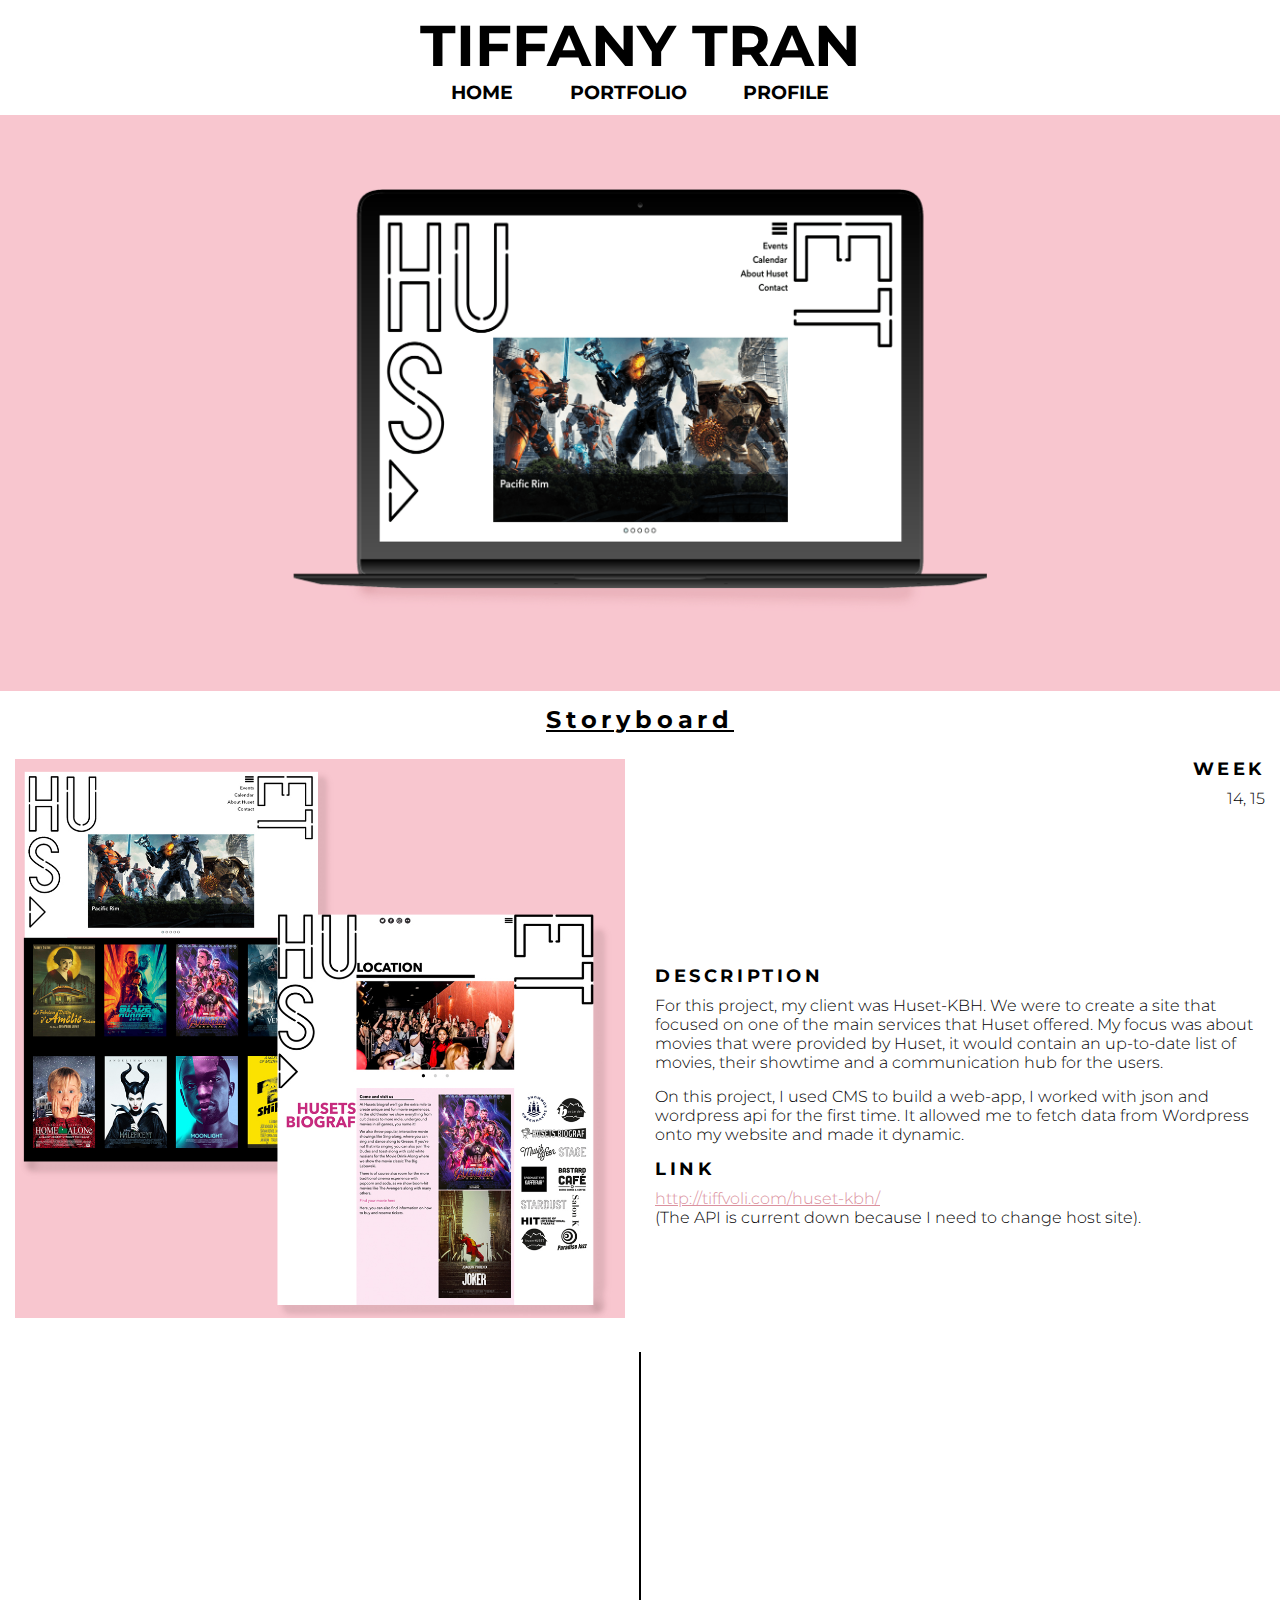
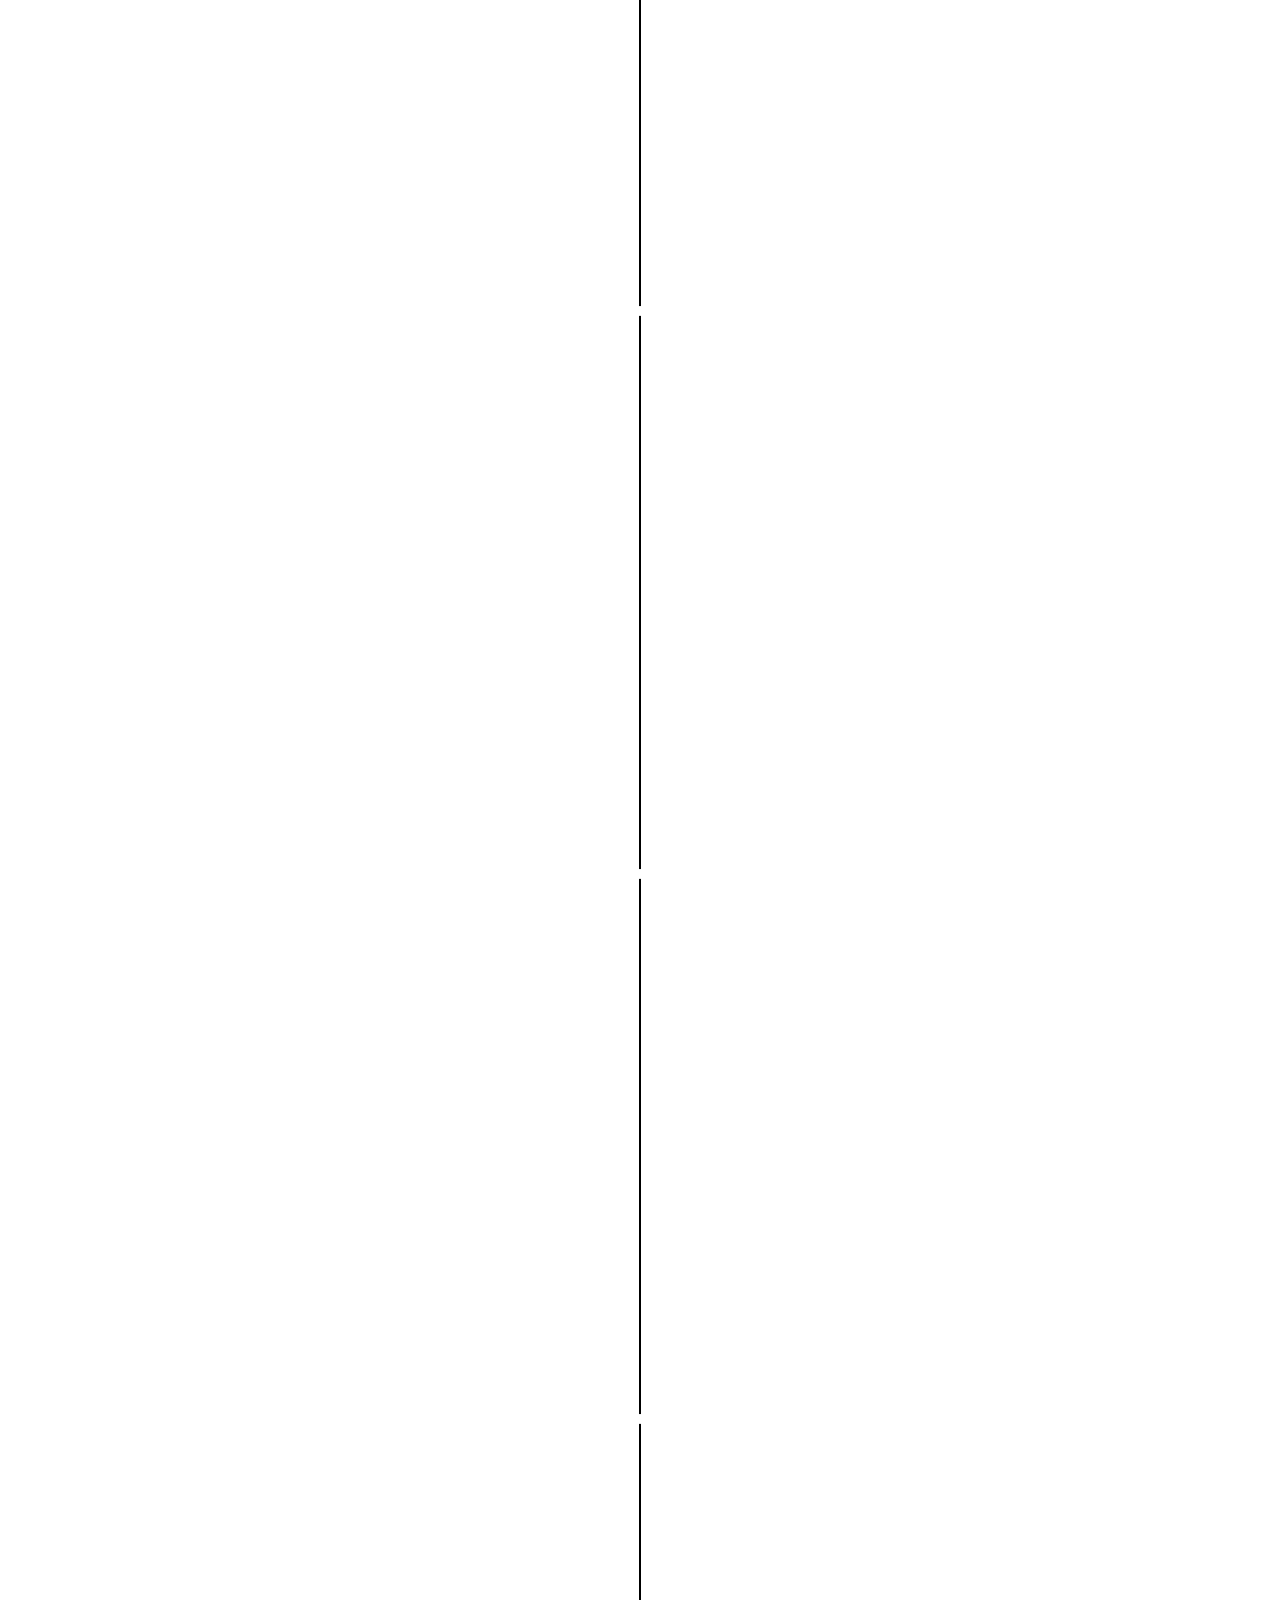
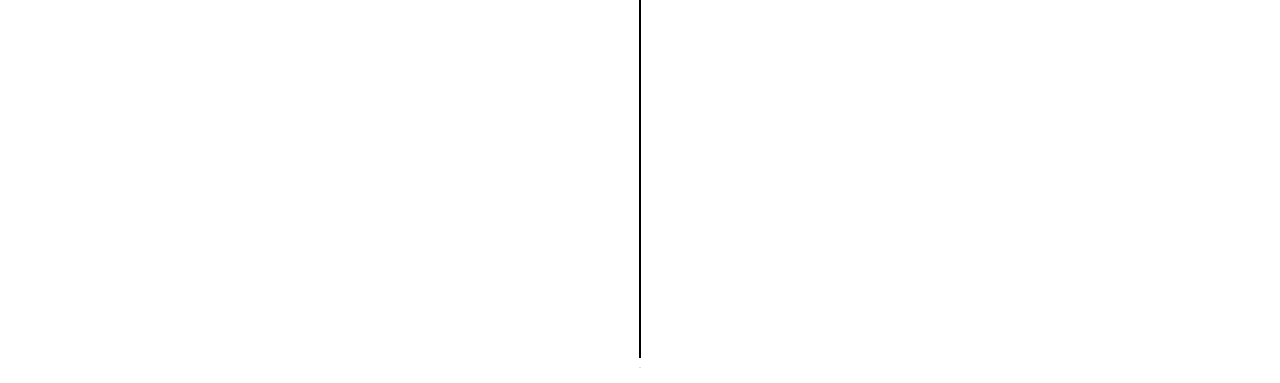
<file: huset-kbh.html>
<!DOCTYPE html>

<html lang="en">
  <head>
    <meta name="viewport" content="width=device-width, initial-scale=1.0" />
    <title>Huset KBH</title>
    <link rel="stylesheet" href="style.css" />
    <script src="js.js"></script>
    <script defer src="js.js"></script>
    <link
      href="https://fonts.googleapis.com/css?family=Montserrat:300,400,500,700&display=swap"
      rel="stylesheet"
    />
    <link rel="apple-touch-icon" sizes="180x180" href="/apple-touch-icon.png" />
    <link rel="icon" type="image/png" sizes="32x32" href="/favicon-32x32.png" />
    <link rel="icon" type="image/png" sizes="16x16" href="/favicon-16x16.png" />
    <link rel="manifest" href="/site.webmanifest" />
    <link rel="mask-icon" href="/safari-pinned-tab.svg" color="#000000" />
    <meta name="msapplication-TileColor" content="#00aba9" />
    <meta name="theme-color" content="#ffffff" />
  </head>

  <body>
    <div class="header">
      TIFFANY TRAN
      <div class="topnav">
        <a class="active" href="index.html">HOME</a>
        <a href="index.html">PORTFOLIO</a>
        <a href="profile.html">PROFILE</a>
      </div>
    </div>
    <div class="project8">
      <div class="col-12">
        <img src="image/projectsix.png" alt="bikecph" style="width: 100%;" />
      </div>
    </div>

    <div class="content">
      <h2>Storyboard</h2>
      <div class="col-6">
        <img
          src="image/project6_image.jpg"
          alt="storyboard"
          style="width: 100%;"
        />
      </div>

      <div class="col-6" style="float: right;">
        <h4 style="text-align: right;">WEEK</h4>
        <h3 style="text-align: right;">14, 15</h3>
      </div>

      <div class="col-6">
        <h4 style="margin-top: 10vw;">DESCRIPTION</h4>
        <h3 style="padding-bottom: 15px;">
          For this project, my client was Huset-KBH. We were to create a site
          that focused on one of the main services that Huset offered. My focus
          was about movies that were provided by Huset, it would contain an
          up-to-date list of movies, their showtime and a communication hub for
          the users.
        </h3>
        <h3 style="padding-bottom: 15px;">
          On this project, I used CMS to build a web-app, I worked with json and
          wordpress api for the first time. It allowed me to fetch data from
          Wordpress onto my website and made it dynamic.
        </h3>
        <h4>LINK</h4>
        <a href="http://tiffvoli.com/huset-kbh/" style="color: #db919e;"
          ><h3>http://tiffvoli.com/huset-kbh/</h3></a
        >
        <h3>(The API is current down because I need to change host site).</h3>
      </div>

      <div class="col-12">
        <section class="timeline">
          <ul>
            <li>
              <div>
                <img src="image/timeline6.1.jpg" alt="storyboard one" />
                <h4>The Client</h4>
                Huset-KBH is a cultural center and they offer a variety of
                events such as: movies, concert, book cafes, etc. Their goal is
                to create a place where expats living in Copenhagen can hand out
                and meet new people.
              </div>
            </li>
            <li>
              <div>
                <img src="image/timeline6.2.jpg" alt="storyboard two" />
                <h4>Aesthetics | Theme</h4>
                I had to use the same aesthetics as Huset, they provided us with
                a design guide with fonts, layout and colour scheme therefore I
                followed the guildlines to design my website.
              </div>
            </li>
            <li>
              <div>
                <img src="image/timeline6.3.jpg" alt="storyboard two" />
                <h4>Favicons</h4>
                I also used favicons for the first time in this project, the
                favicons represented the Huset image and make the website more
                recognisable.
              </div>
            </li>
            <li>
              <div>
                <img src="image/timeline6.4.jpg" alt="storyboard three" />
                <h4>Json & API</h4>
                I created a Wordpress API that included all the movies and their
                information using Pods. After that, I fetched the data into my
                website using Json.
              </div>
            </li>
          </ul>
        </section>
      </div>
    </div>
  </body>
</html>
</file>
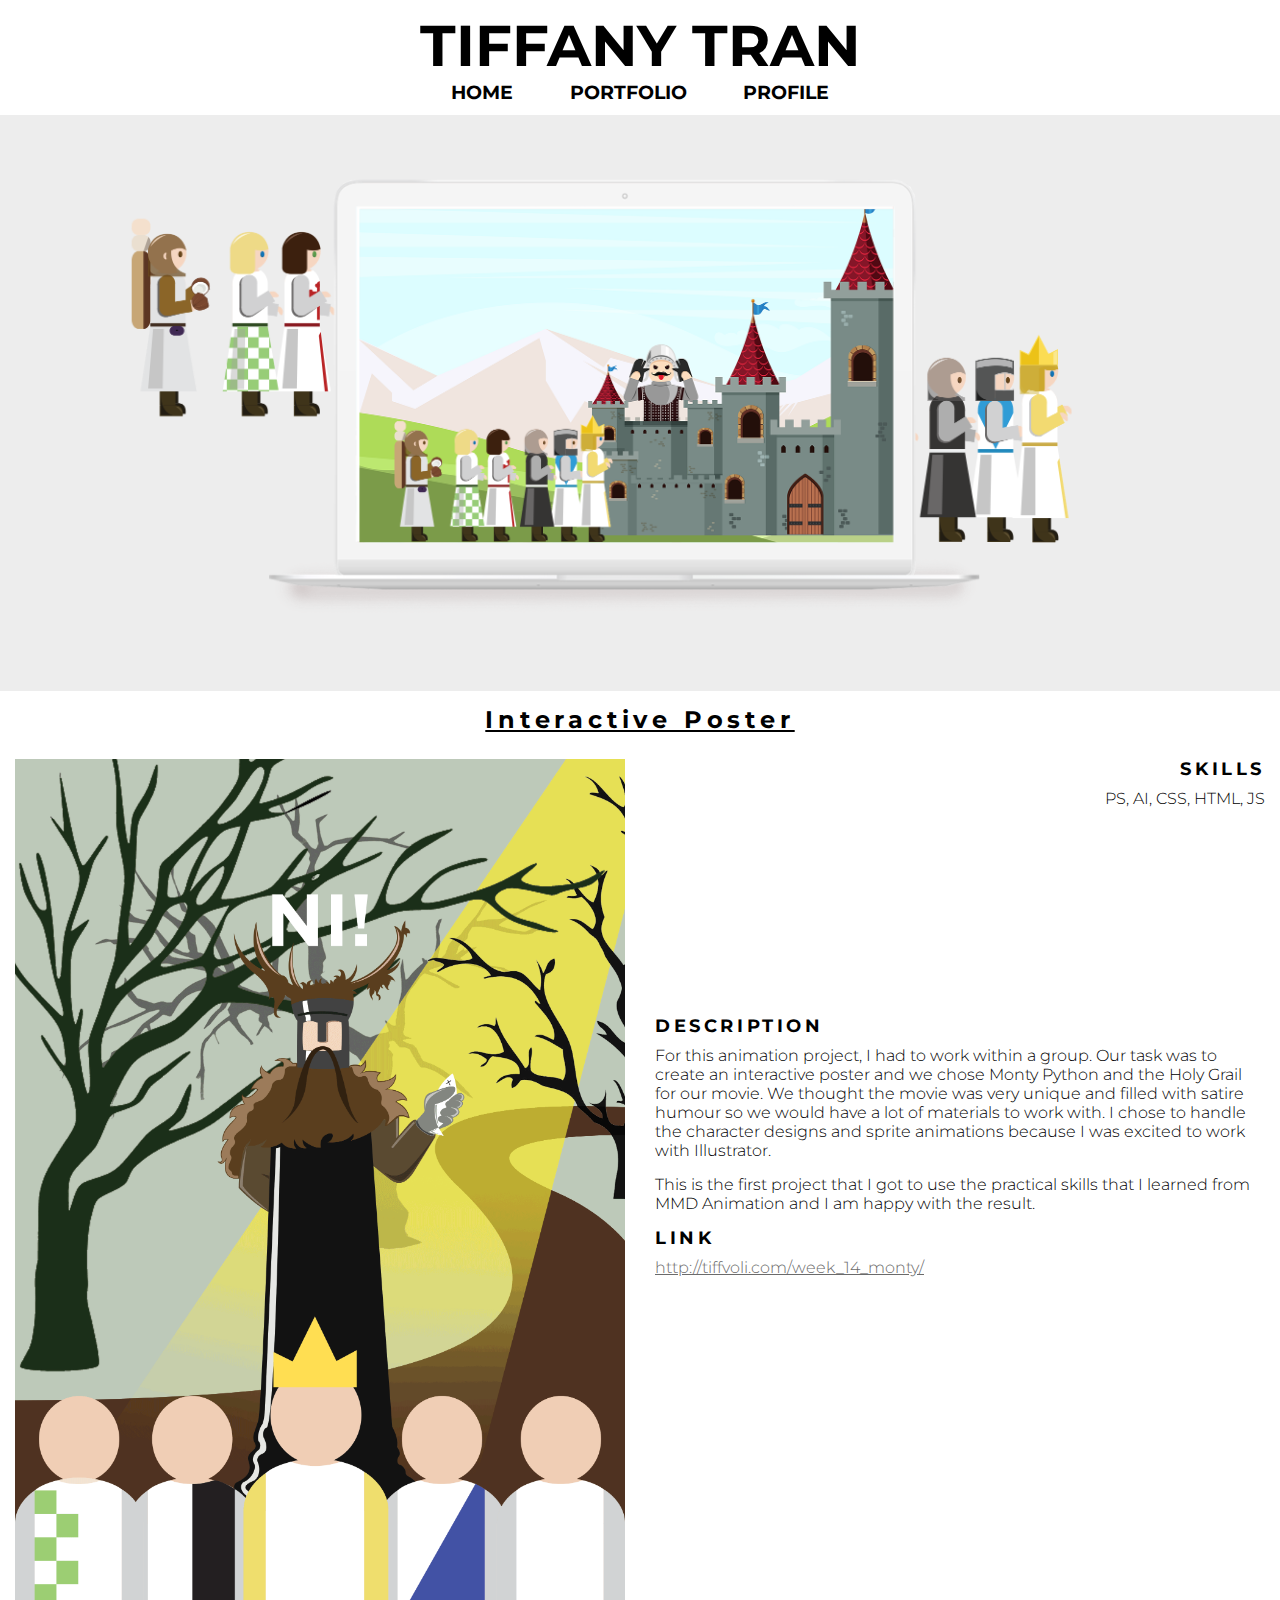
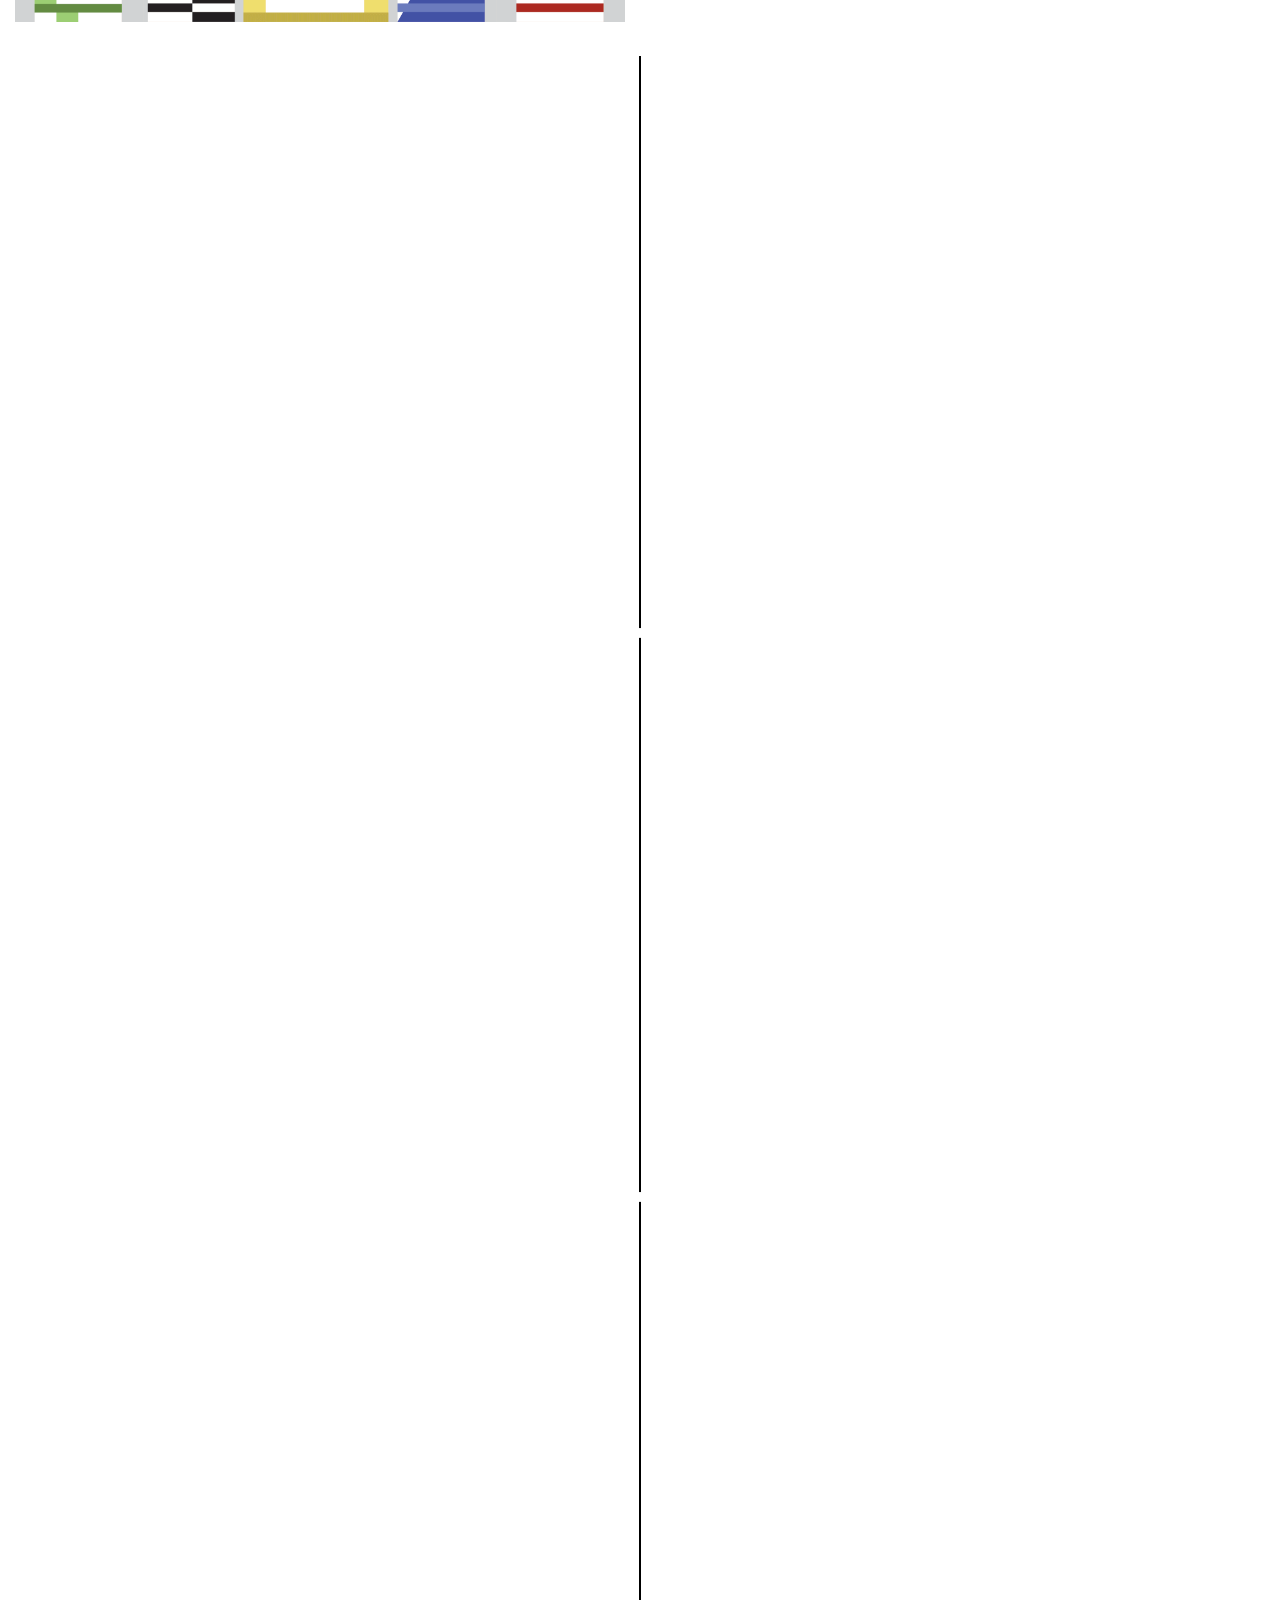
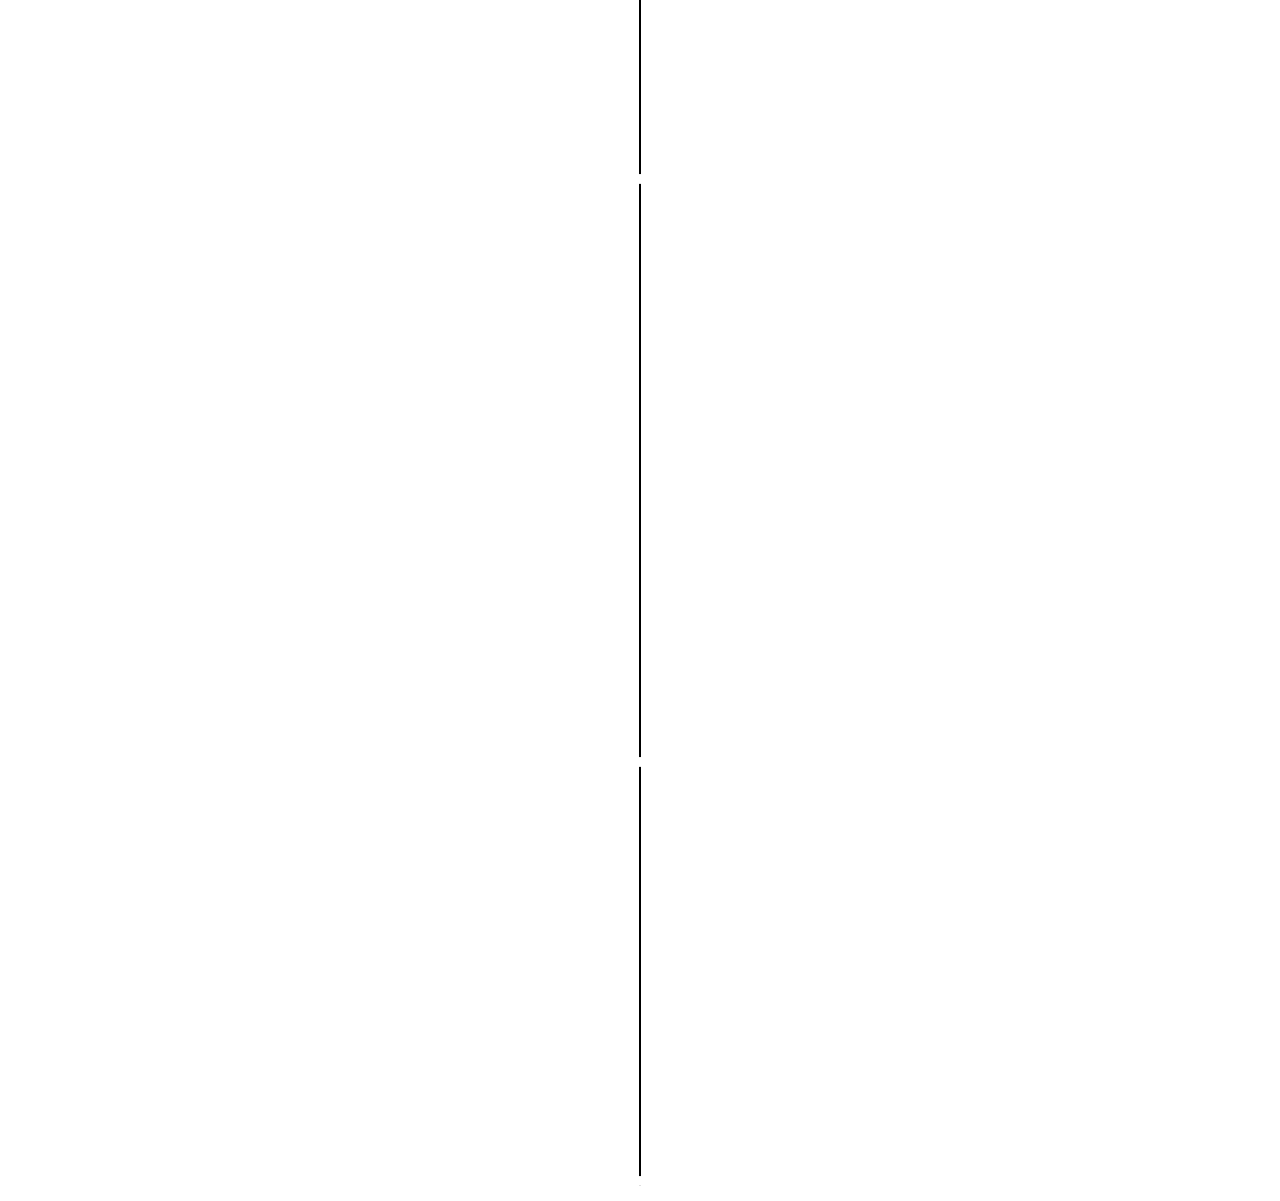
<file: interactive-poster.html>
<!DOCTYPE html>

<html lang="en">
  <head>
    <title>Interactive Production</title>
    <meta name="viewport" content="width=device-width, initial-scale=1.0" />
    <link rel="stylesheet" href="style.css" />
    <script src="js.js"></script>
    <script defer src="js.js"></script>
    <link
      href="https://fonts.googleapis.com/css?family=Montserrat:300,400,500,700&display=swap"
      rel="stylesheet"
    />
    <link rel="apple-touch-icon" sizes="180x180" href="/apple-touch-icon.png" />
    <link rel="icon" type="image/png" sizes="32x32" href="/favicon-32x32.png" />
    <link rel="icon" type="image/png" sizes="16x16" href="/favicon-16x16.png" />
    <link rel="manifest" href="/site.webmanifest" />
    <link rel="mask-icon" href="/safari-pinned-tab.svg" color="#000000" />
    <meta name="msapplication-TileColor" content="#00aba9" />
    <meta name="theme-color" content="#ffffff" />
  </head>

  <body>
    <div class="header">
      TIFFANY TRAN
      <div class="topnav">
        <a class="active" href="index.html">HOME</a>
        <a href="index.html">PORTFOLIO</a>
        <a href="profile.html">PROFILE</a>
      </div>
    </div>
    <div class="project9">
      <div class="col-12">
        <img
          src="image/projectthree.png"
          alt="interactive poster"
          style="width: 100%;"
        />
      </div>
    </div>

    <div class="content">
      <h2>Interactive Poster</h2>
      <div class="col-6">
        <img src="video/final_gif.gif" alt="interactive" style="width: 100%;" />
      </div>

      <div class="col-6" style="float: right;">
        <div class="skills">
          <h4 style="text-align: right;">SKILLS</h4>
          <h3 style="text-align: right;">PS, AI, CSS, HTML, JS</h3>
        </div>
      </div>

      <div class="col-6">
        <h4 style="margin-top: 10vw;">DESCRIPTION</h4>
        <h3 style="padding-bottom: 15px;">
          For this animation project, I had to work within a group. Our task was
          to create an interactive poster and we chose Monty Python and the Holy
          Grail for our movie. We thought the movie was very unique and filled
          with satire humour so we would have a lot of materials to work with. I
          chose to handle the character designs and sprite animations because I
          was excited to work with Illustrator.
        </h3>
        <h3 style="padding-bottom: 15px;">
          This is the first project that I got to use the practical skills that
          I learned from MMD Animation and I am happy with the result.
        </h3>
        <h4>LINK</h4>
        <a href="http://tiffvoli.com/week_14_monty/" style="color: #6b6b6b;"
          ><h3>http://tiffvoli.com/week_14_monty/</h3></a
        >
      </div>

      <div class="col-12">
        <section class="timeline">
          <ul>
            <li>
              <div>
                <img src="image/timeline3.1.jpg" alt="styletile" />
                <h4>Moodboard | Styletile</h4>
                To prep ourselves with this project, we first watched the movie
                to refresh our memory. After that, we created the moodboard and
                styletile as a design guide for our poster. The moodboard
                included the characters and scenes we would want to put in.
              </div>
            </li>
            <li>
              <div>
                <img src="image/timeline3.2.jpg" alt="storyboard" />
                <h4>Storyboard</h4>
                We chose 4 most iconic scenes from the movie and proceeded to
                draw them out so we would know what to draw and where to put
                them. Our main story was having the knights travel through each
                scene.
              </div>
            </li>
            <li>
              <div>
                <img src="image/timeline3.3.jpg" alt="drawings" />
                <h4>Character Designs</h4>
                I designed all of these characters based on the movie using
                Illustrator. I used Illustrator because it's vector therefore
                all of the images are scalable with the quality being intact. I
                also used these images for sprite (more info below).
              </div>
            </li>
            <li>
              <div>
                <img src="image/timeline3.4.jpg" alt="backgrounds" />
                <h4>Background Designs</h4>
                The backgrounds were also designed in Illustrator. The colours
                are very satured and natural because most of the settings for
                the movie is outdoor. We tried not to match the colours from the
                foreground objects to the background so that everything could be
                seen.
              </div>
            </li>
            <li>
              <div>
                <embed
                  src="video/final.swf"
                  style="width: 100%;"
                  alt="sprite"
                />
                <h4>Sprite Animation</h4>
                I learned how to draw sprite animation in the lesson using
                Illustrator and loved it right away. I spent a while watching
                this coconut scene several times to mimic the movements onto my
                sprite. This sprite is made from 5 frames with fast speed. I'm
                happy about how this turned out.
              </div>
            </li>
          </ul>
        </section>
      </div>
    </div>
  </body>
</html>
</file>
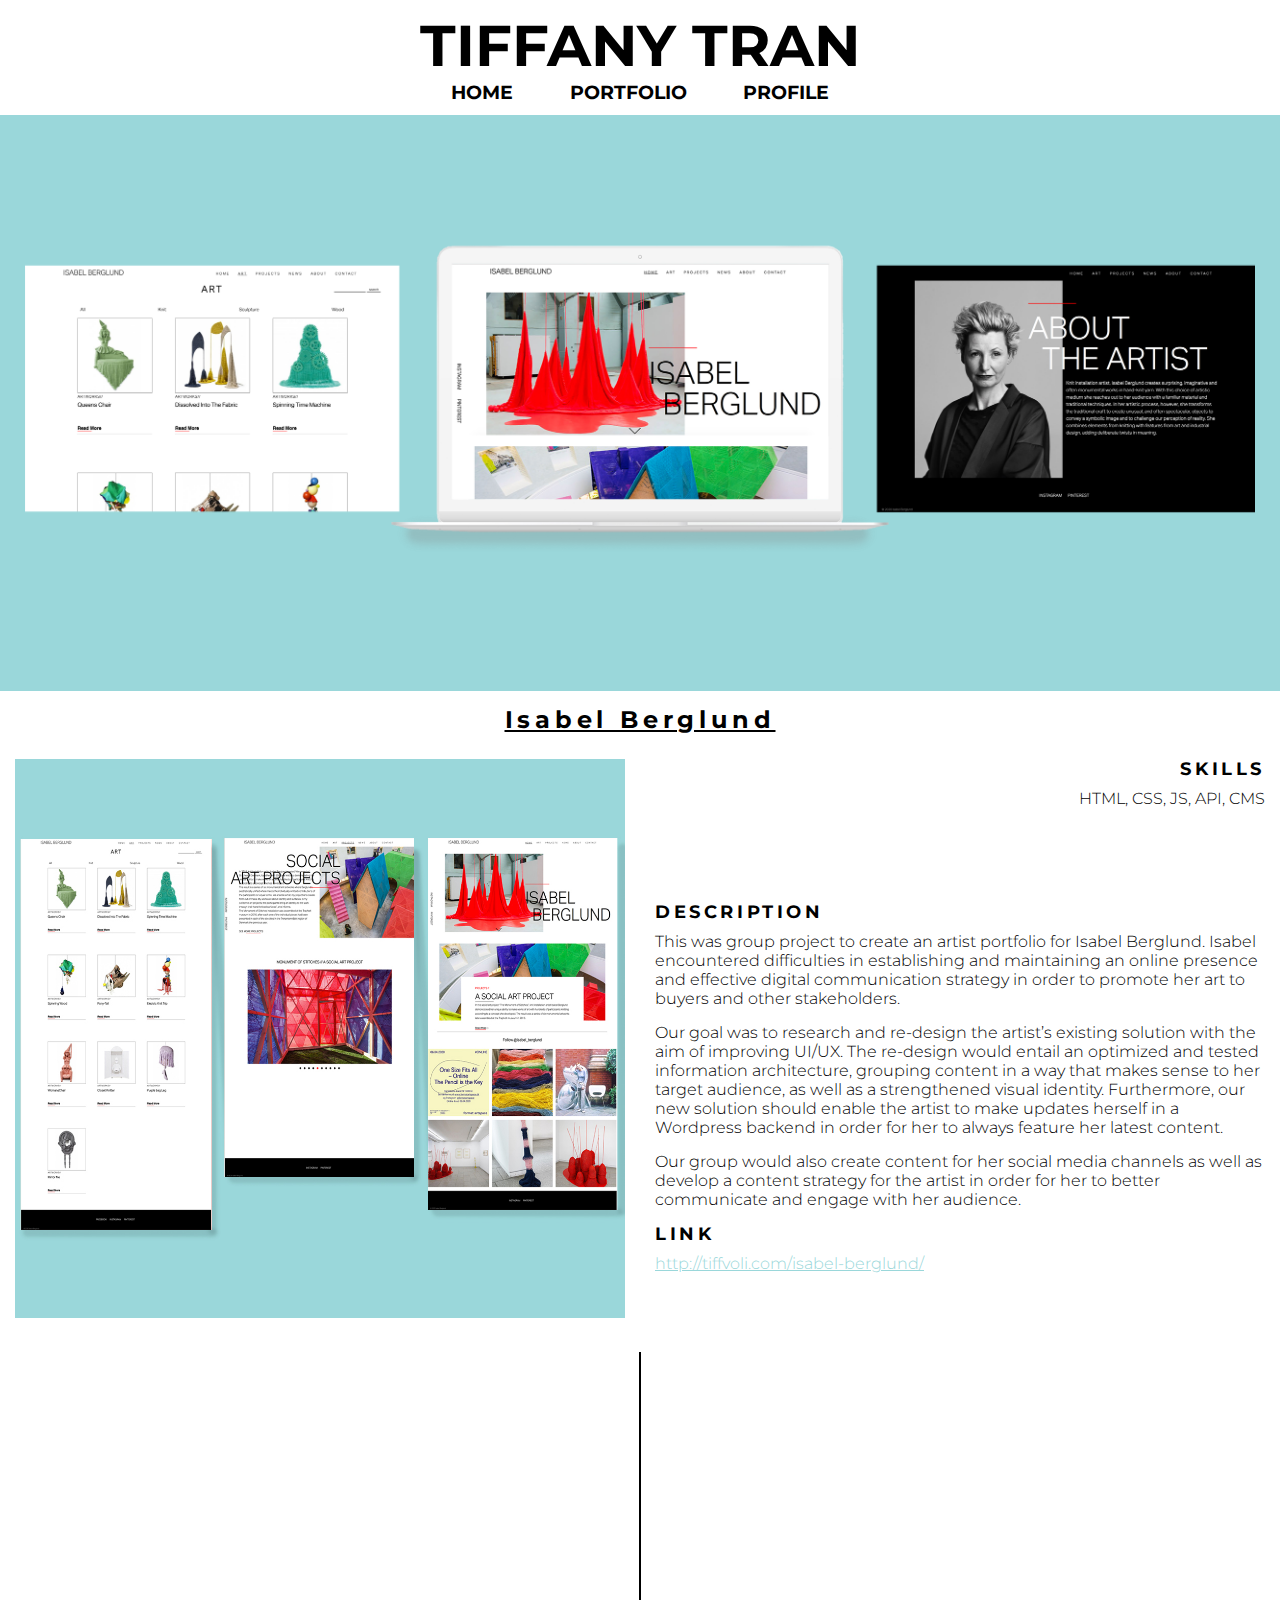
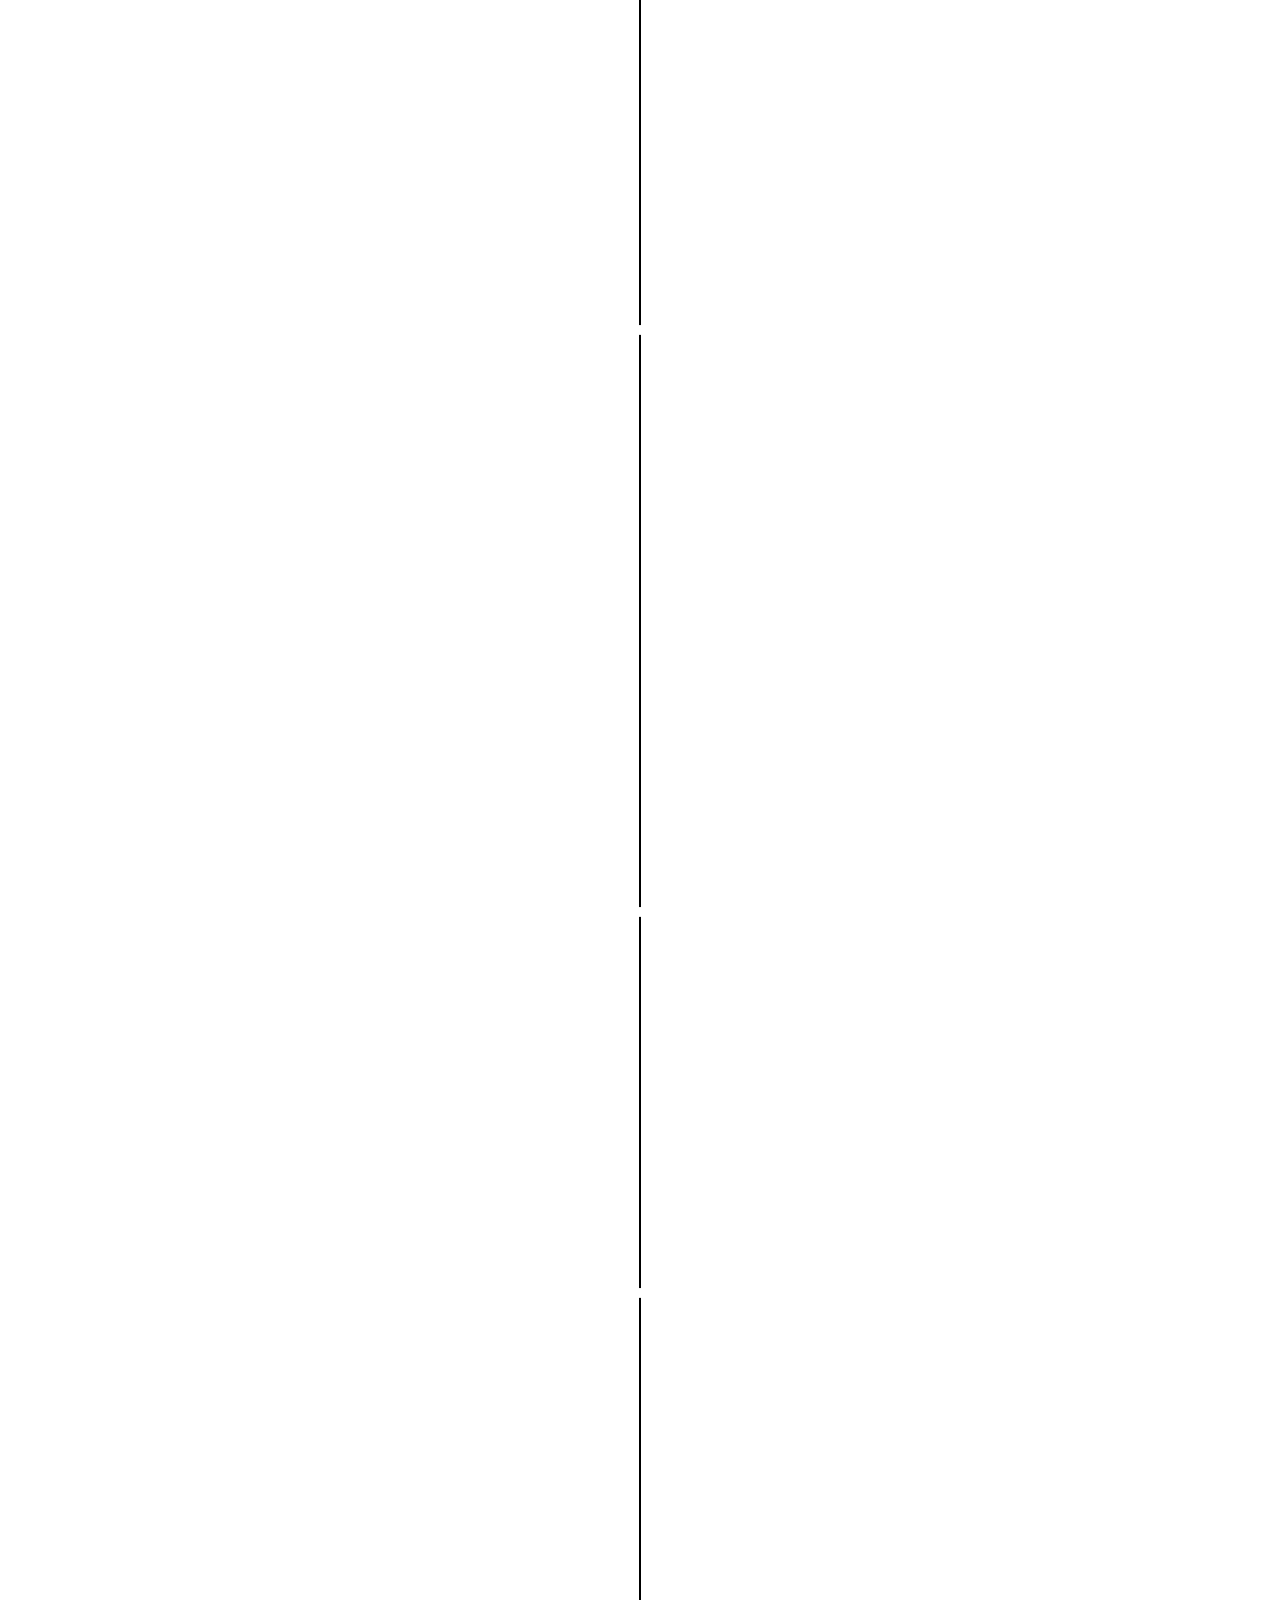
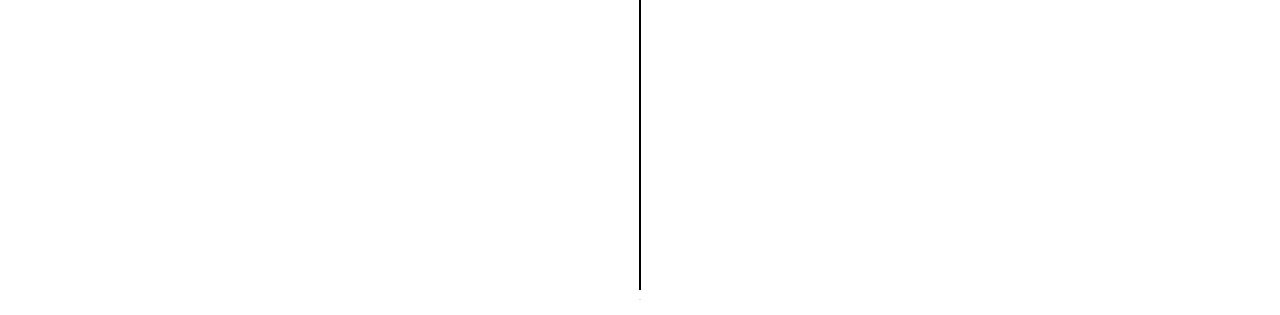
<file: isabel-berglund.html>
<!DOCTYPE html>

<html lang="en">
  <head>
    <meta name="viewport" content="width=device-width, initial-scale=1.0" />
    <title>Isabel Berglund</title>
    <link rel="stylesheet" href="style.css" />
    <script src="js.js"></script>
    <script defer src="js.js"></script>
    <link
      href="https://fonts.googleapis.com/css?family=Montserrat:300,400,500,700&display=swap"
      rel="stylesheet"
    />
    <link
      rel="apple-touch-icon"
      sizes="180x180"
      href="favicons/apple-touch-icon.png"
    />
    <link
      rel="icon"
      type="image/png"
      sizes="32x32"
      href="favicons/favicon-32x32.png"
    />
    <link
      rel="icon"
      type="image/png"
      sizes="16x16"
      href="favicons/favicon-16x16.png"
    />
    <link rel="manifest" href="favicons/site.webmanifest" />
    <link
      rel="mask-icon"
      href="favicons/safari-pinned-tab.svg"
      color="#000000"
    />
    <meta name="msapplication-TileColor" content="#00aba9" />
    <meta name="theme-color" content="#ffffff" />
  </head>

  <body>
    <div class="header">
      TIFFANY TRAN
      <div class="topnav">
        <a class="active" href="index.html">HOME</a>
        <a href="index.html">PORTFOLIO</a>
        <a href="profile.html">PROFILE</a>
      </div>
    </div>
    <div class="project10">
      <div class="col-12">
        <img
          src="image/projecttwo.png"
          alt="organic design"
          style="width: 100%;"
        />
      </div>
    </div>

    <div class="content">
      <h2>Isabel Berglund</h2>
      <div class="col-6">
        <img
          src="image/project2_image.jpg"
          alt="responsive"
          style="width: 100%;"
        />
      </div>

      <div class="col-6" style="float: right;">
        <h4 style="text-align: right;">SKILLS</h4>
        <h3 style="text-align: right;">HTML, CSS, JS, API, CMS</h3>
      </div>

      <div class="col-6">
        <h4 style="margin-top: 5vw;">DESCRIPTION</h4>
        <h3 style="padding-bottom: 15px;">
          This was group project to create an artist portfolio for Isabel
          Berglund. Isabel encountered difficulties in establishing and
          maintaining an online presence and effective digital communication
          strategy in order to promote her art to buyers and other stakeholders.
        </h3>
        <h3 style="padding-bottom: 15px;">
          Our goal was to research and re-design the artist’s existing solution
          with the aim of improving UI/UX. The re-design would entail an
          optimized and tested information architecture, grouping content in a
          way that makes sense to her target audience, as well as a strengthened
          visual identity. Furthermore, our new solution should enable the
          artist to make updates herself in a Wordpress backend in order for her
          to always feature her latest content.
        </h3>
        <h3 style="padding-bottom: 15px;">
          Our group would also create content for her social media channels as
          well as develop a content strategy for the artist in order for her to
          better communicate and engage with her audience.
        </h3>
        <h4>LINK</h4>
        <a href="http://tiffvoli.com/isabel-berglund/" style="color: #9ad7da;"
          ><h3>
            http://tiffvoli.com/isabel-berglund/
          </h3></a
        >
      </div>

      <div class="col-12">
        <section class="timeline">
          <ul>
            <li>
              <div>
                <img src="image/timeline7.1.jpg" alt="bike logo" />
                <h4>Artist Profile</h4>
                Isabel Berglund, an established knit installation artist from
                Copenhagen. Her art pieces sometimes can take up to six months
                to create. In addition to creating art, she leads various art
                projects such as her “Social Art Projects”.
              </div>
            </li>
            <li>
              <div>
                <img
                  src="image/timeline7.2.jpg"
                  alt="style tile and moodboard"
                />
                <h4>Style Tile | Moodboard</h4>
                Isabel wanted a very simple, clean design similar to her
                existing website; white background with black typography. We
                tried to incorporate this into our prototype design, only adding
                a discreet red accent color as a highlight.
              </div>
            </li>
            <li>
              <div>
                <iframe
                  width="90%"
                  src="https://www.youtube.com/embed/2z-fQr9d1Tw"
                  frameborder="0"
                  allow="accelerometer; autoplay; encrypted-media; gyroscope; picture-in-picture"
                  allowfullscreen
                ></iframe>

                <h4>Video</h4>
                We created a short introductory video to promote the artist on
                her social media, specifically Instagram. We focused on her
                Social Projects because Isabel wanted an emphasis on that.
              </div>
            </li>
            <li>
              <div>
                <img src="image/timeline7.4.jpg" alt="thumbnail" />
                <h4>CMS | API</h4>
                We stored all of Isabel artworks and projects in a Wordpress API
                using Pods. After that, we fetched the data into the website
                using Json. Isabel would have access to the Wordpress account
                where she could input her future art pieces and the website
                would be updated automatically.
              </div>
            </li>
          </ul>
        </section>
      </div>
    </div>
  </body>
</html>
</file>
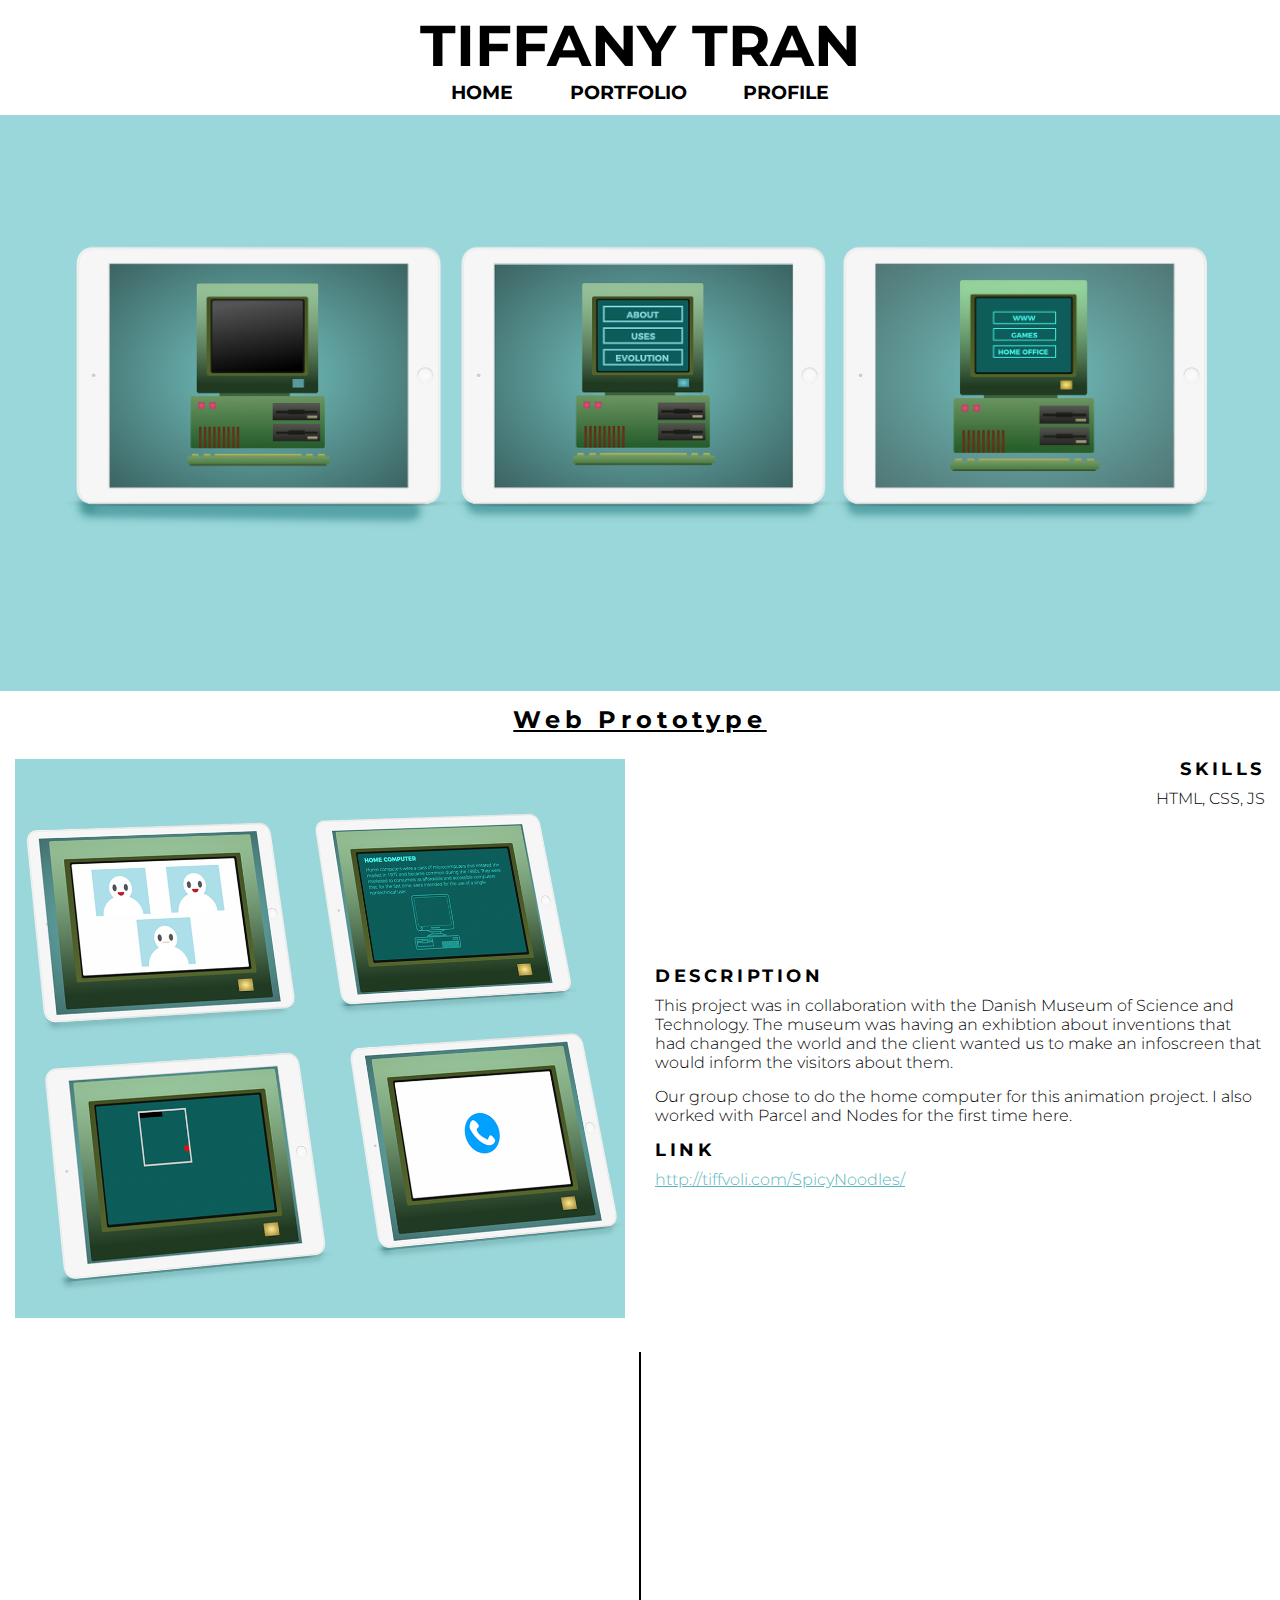
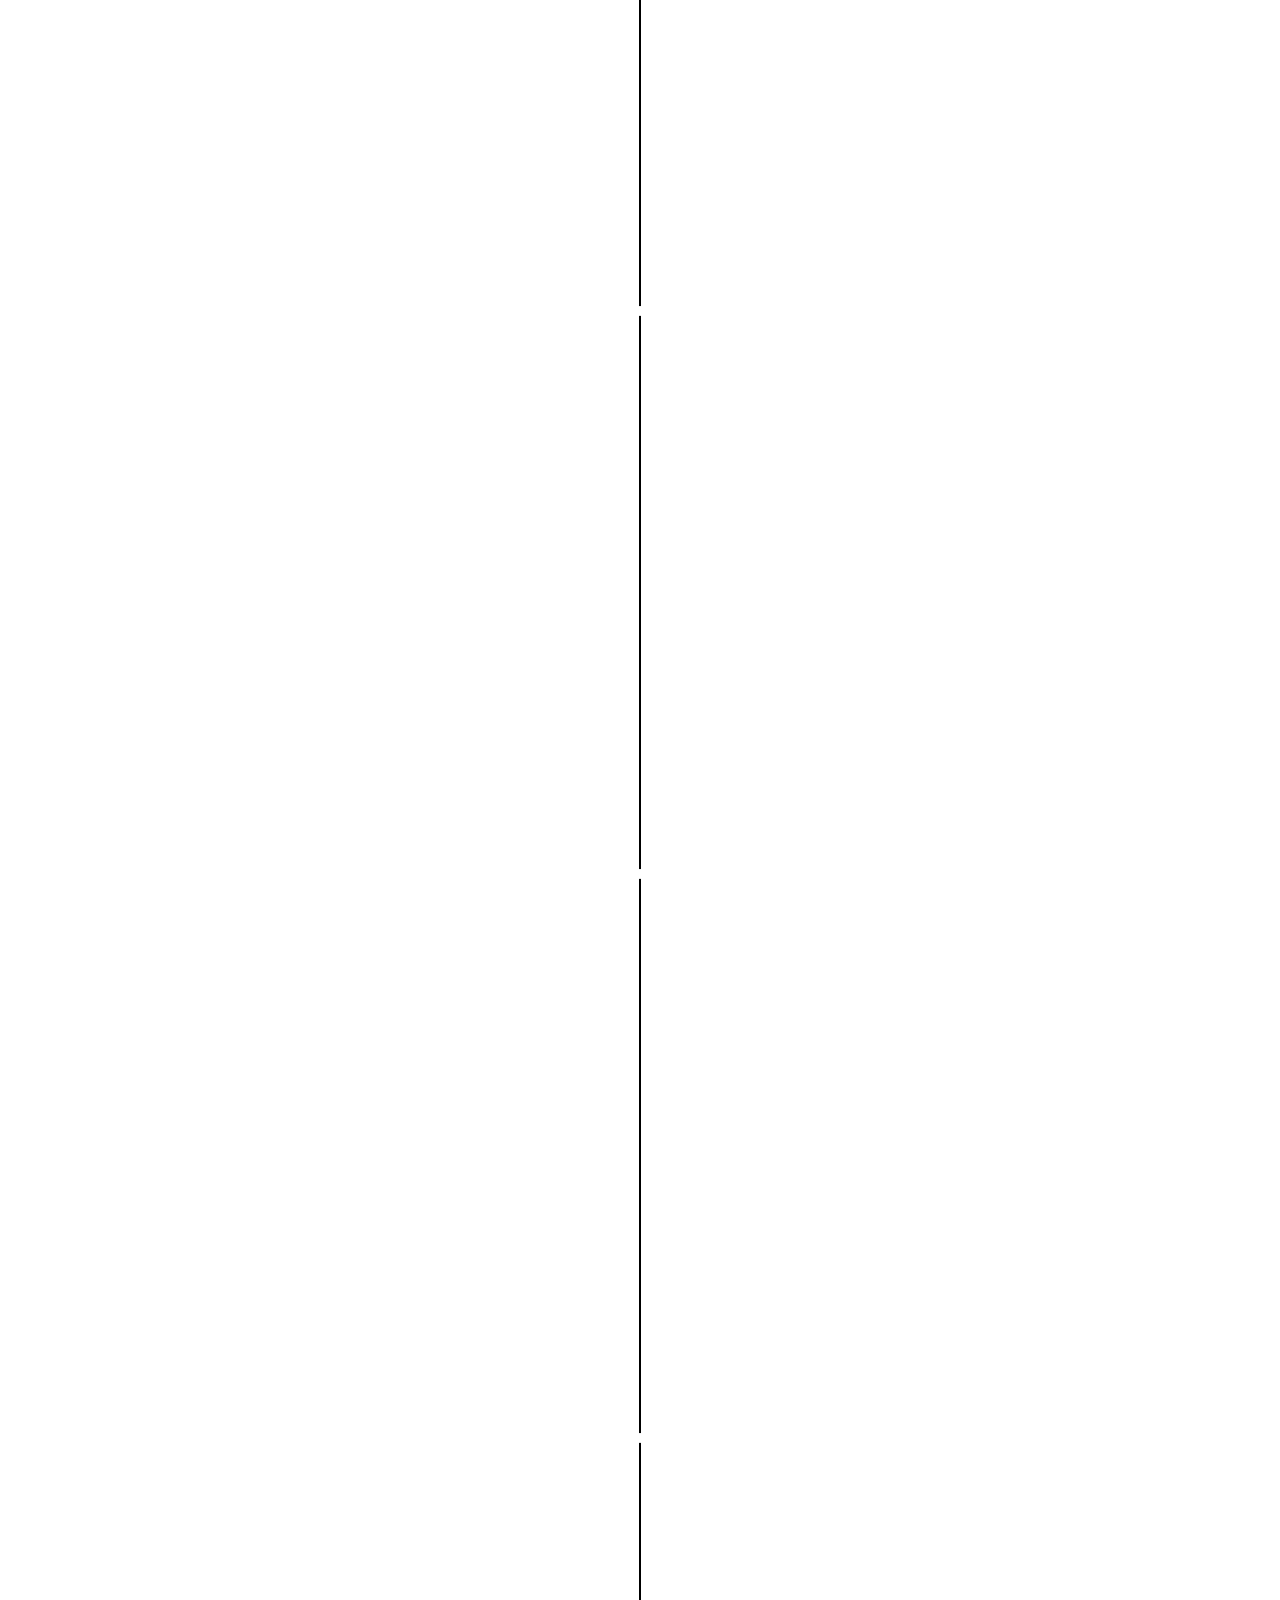
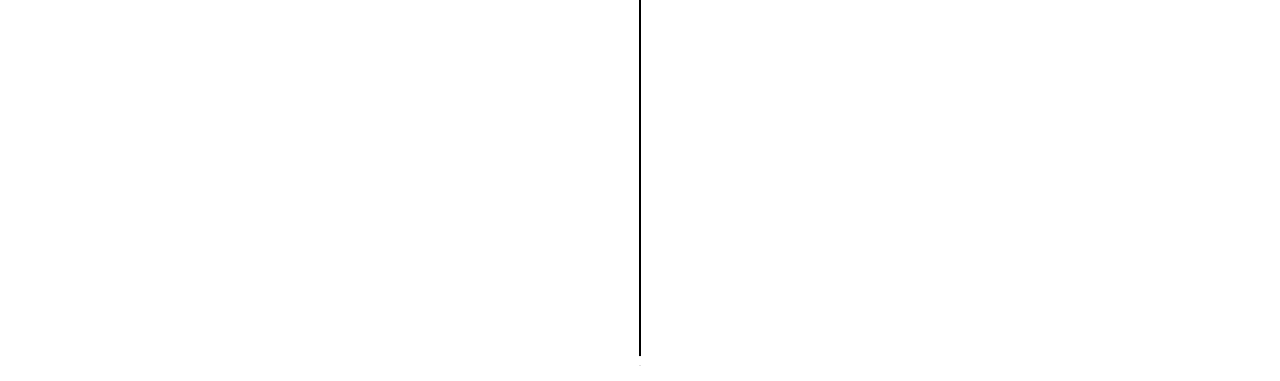
<file: museum.html>
<!DOCTYPE html>

<html lang="en">
  <head>
    <meta name="viewport" content="width=device-width, initial-scale=1.0" />
    <title>Teknisk Museum</title>
    <link rel="stylesheet" href="style.css" />
    <script src="js.js"></script>
    <script defer src="js.js"></script>
    <link
      href="https://fonts.googleapis.com/css?family=Montserrat:300,400,500,700&display=swap"
      rel="stylesheet"
    />
    <link rel="apple-touch-icon" sizes="180x180" href="/apple-touch-icon.png" />
    <link rel="icon" type="image/png" sizes="32x32" href="/favicon-32x32.png" />
    <link rel="icon" type="image/png" sizes="16x16" href="/favicon-16x16.png" />
    <link rel="manifest" href="/site.webmanifest" />
    <link rel="mask-icon" href="/safari-pinned-tab.svg" color="#000000" />
    <meta name="msapplication-TileColor" content="#00aba9" />
    <meta name="theme-color" content="#ffffff" />
  </head>

  <body>
    <div class="header">
      TIFFANY TRAN
      <div class="topnav">
        <a class="active" href="index.html">HOME</a>
        <a href="index.html">PORTFOLIO</a>
        <a href="profile.html">PROFILE</a>
      </div>
    </div>
    <div class="project10">
      <div class="col-12">
        <img
          src="image/projectten.png"
          alt="web prototype"
          style="width: 100%;"
        />
      </div>
    </div>

    <div class="content">
      <h2>Web Prototype</h2>
      <div class="col-6">
        <img
          src="image/project10_image.jpg"
          alt="web prototype"
          style="width: 100%;"
        />
      </div>

      <div class="col-6" style="float: right;">
        <h4 style="text-align: right;">SKILLS</h4>
        <h3 style="text-align: right;">HTML, CSS, JS</h3>
      </div>

      <div class="col-6">
        <h4 style="margin-top: 10vw;">DESCRIPTION</h4>
        <h3 style="padding-bottom: 15px;">
          This project was in collaboration with the Danish Museum of Science
          and Technology. The museum was having an exhibtion about inventions
          that had changed the world and the client wanted us to make an
          infoscreen that would inform the visitors about them.
        </h3>
        <h3 style="padding-bottom: 15px;">
          Our group chose to do the home computer for this animation project. I
          also worked with Parcel and Nodes for the first time here.
        </h3>
        <h4>LINK</h4>
        <a href="http://tiffvoli.com/SpicyNoodles/" style="color: #59b6bb;"
          ><h3>http://tiffvoli.com/SpicyNoodles/</h3></a
        >
      </div>

      <div class="col-12">
        <section class="timeline">
          <ul>
            <li>
              <div>
                <img src="image/timeline10.1.jpg" alt="work process" />
                <h4>The Client</h4>
                The Client is Danish Museum of Science and Technology. There was
                no design guildlines therefore we were given complete freedom
                for the design aspects.
              </div>
            </li>
            <li>
              <div>
                <img src="image/timeline10.2.jpg" alt="test" />
                <h4>Aesthetics | Theme</h4>
                We chose to have a retro/90s aesthetics for our infoscreen. This
                theme involves a lot of bright colours and neons. This would
                bring nostalgia to the older audience and introduce this era to
                the younger.
              </div>
            </li>
            <li>
              <div>
                <img src="image/timeline10.3.jpg" alt="icon designs" />
                <h4>Illustration</h4>
                I created the illustrations based on the real computers from the
                90s to now. The computers are very neutral-coloured therefore
                they were a perfect contrast to the neon details.
              </div>
            </li>
            <li>
              <div>
                <video width="90%" controls>
                  <source src="video/animation.mov" type="video/mp4" />
                </video>
                <h4>Animation</h4>
                Since this was an advanced animation project, we wanted to have
                a different user interaction in each page to make the infoscreen
                more interesting. We used gsap and css animations to achieve all
                of these.
              </div>
            </li>
          </ul>
        </section>
      </div>
    </div>
  </body>
</html>
</file>
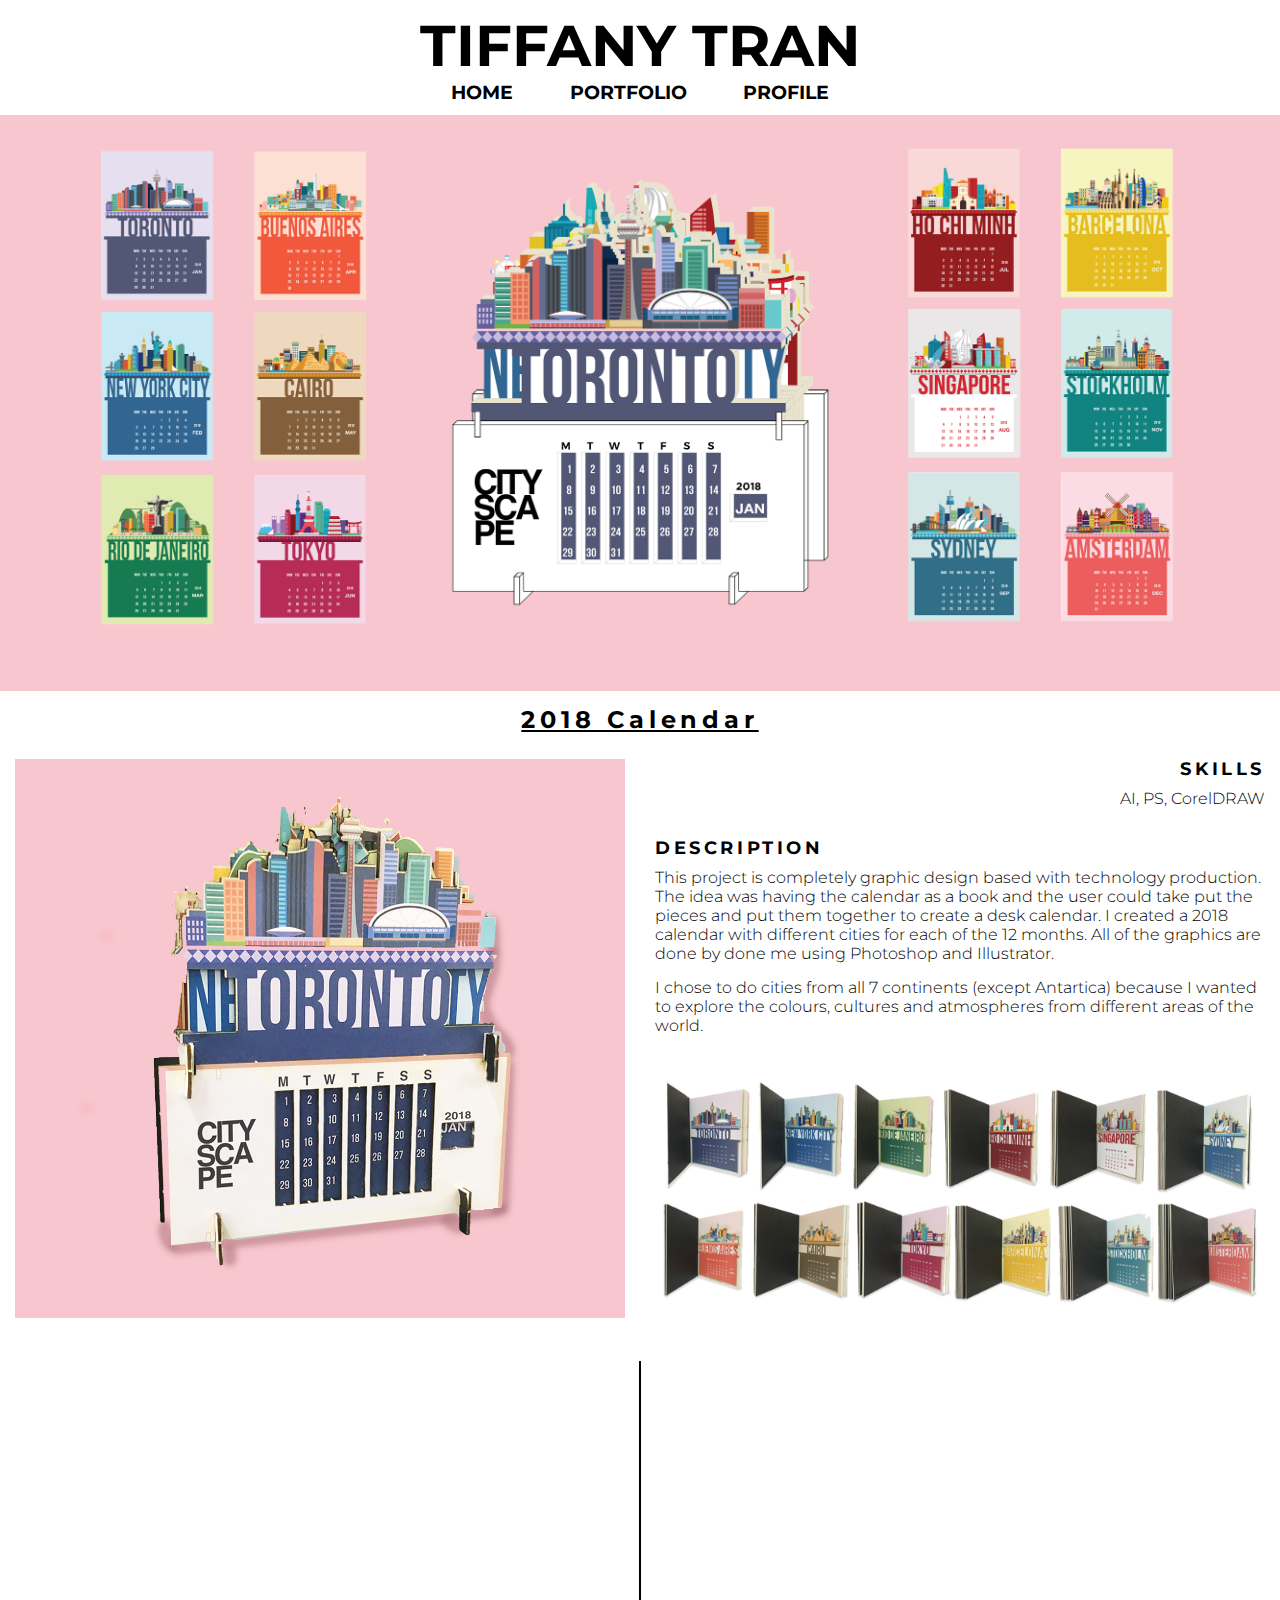
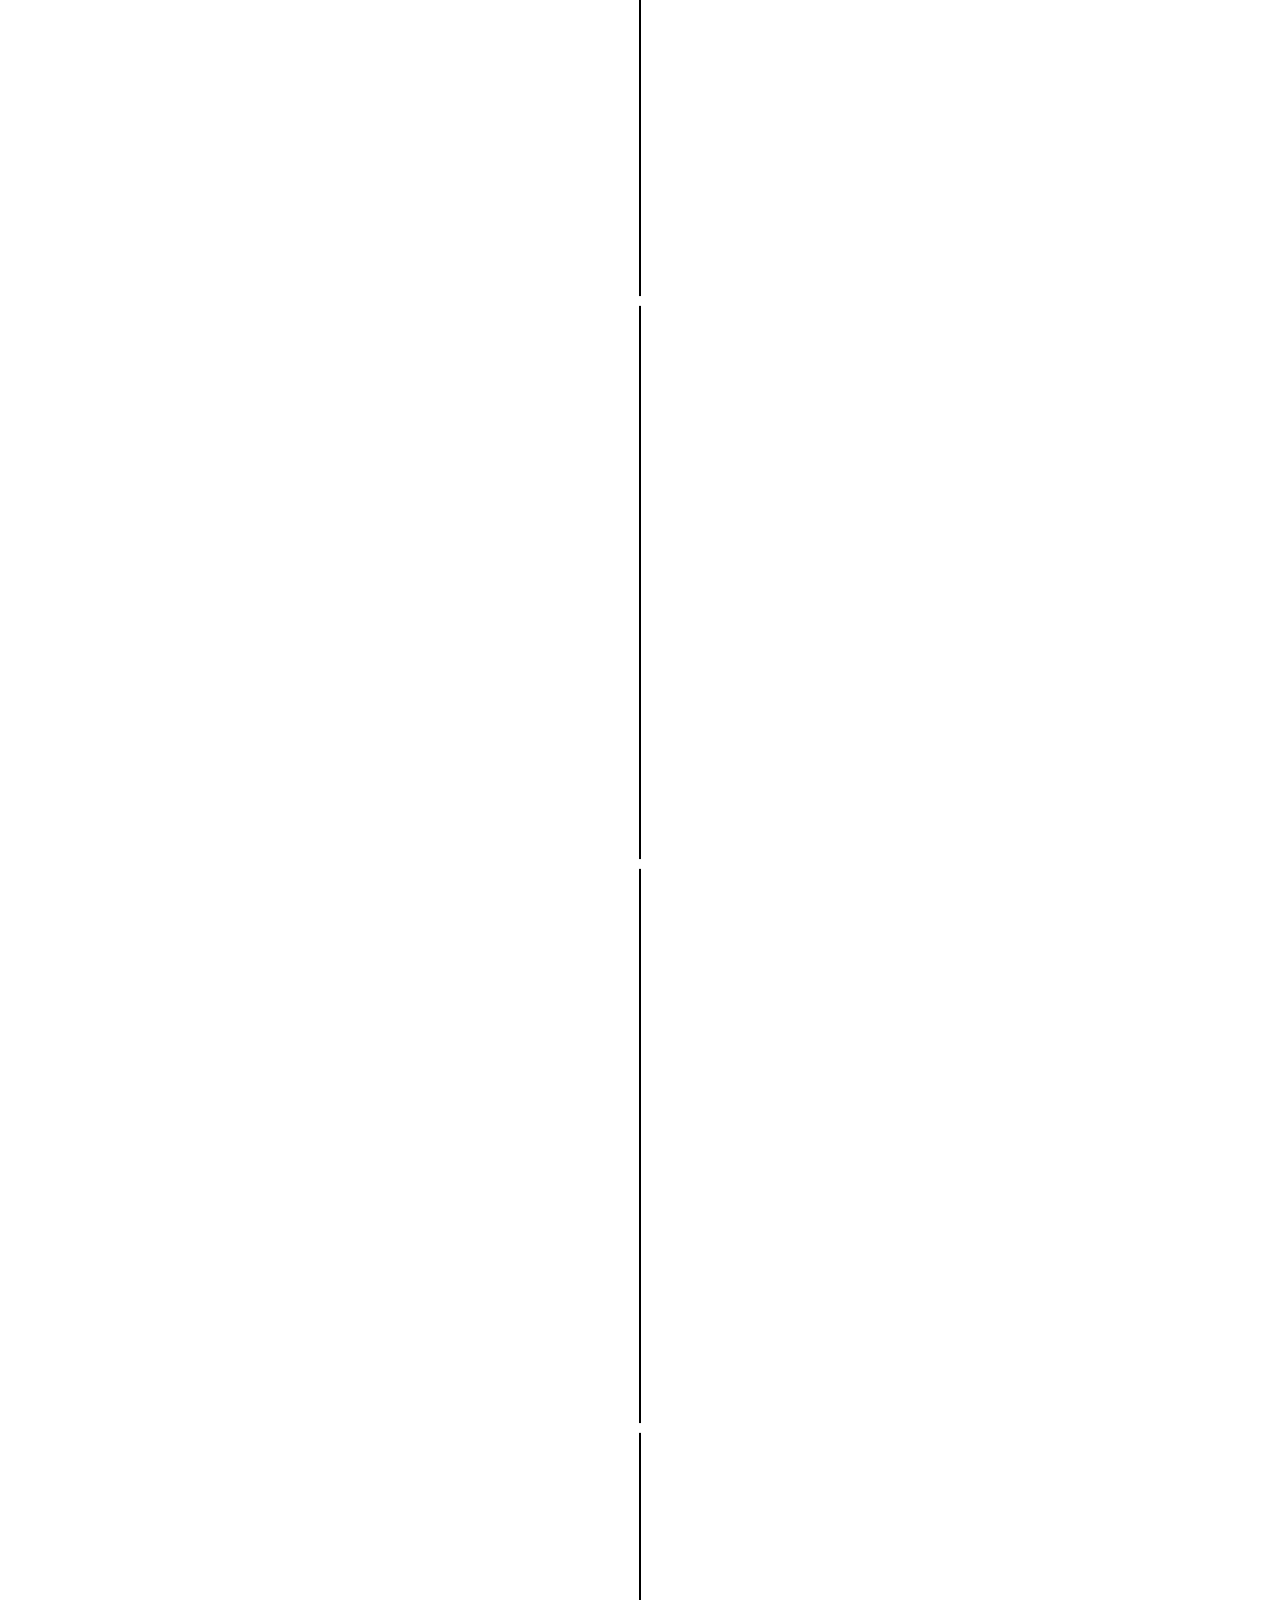
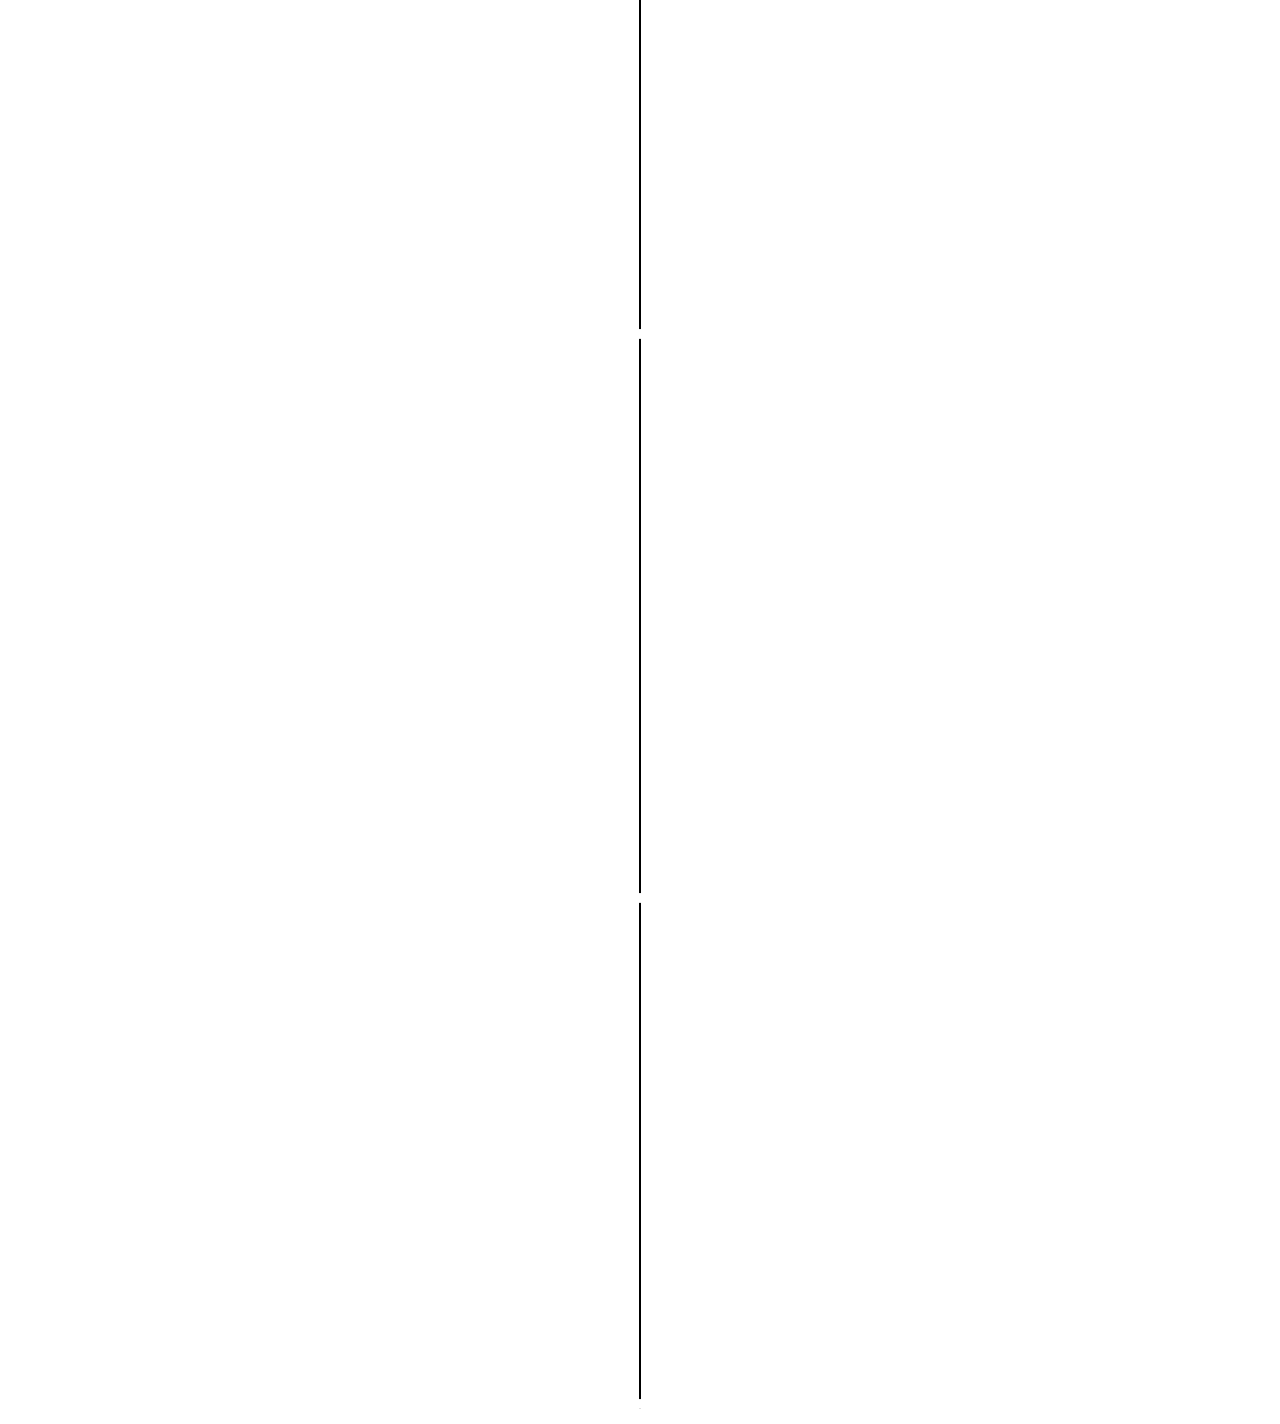
<file: personal.html>
<!DOCTYPE html>

<html lang="en">
  <head>
    <meta name="viewport" content="width=device-width, initial-scale=1.0" />
    <title>2018 Calendar</title>
    <link rel="stylesheet" href="style.css" />
    <script src="js.js"></script>
    <script defer src="js.js"></script>
    <link
      href="https://fonts.googleapis.com/css?family=Montserrat:300,400,500,700&display=swap"
      rel="stylesheet"
    />
    <link rel="apple-touch-icon" sizes="180x180" href="/apple-touch-icon.png" />
    <link rel="icon" type="image/png" sizes="32x32" href="/favicon-32x32.png" />
    <link rel="icon" type="image/png" sizes="16x16" href="/favicon-16x16.png" />
    <link rel="manifest" href="/site.webmanifest" />
    <link rel="mask-icon" href="/safari-pinned-tab.svg" color="#000000" />
    <meta name="msapplication-TileColor" content="#00aba9" />
    <meta name="theme-color" content="#ffffff" />
  </head>

  <body>
    <div class="header">
      TIFFANY TRAN
      <div class="topnav">
        <a class="active" href="index.html">HOME</a>
        <a href="index.html">PORTFOLIO</a>
        <a href="profile.html">PROFILE</a>
      </div>
    </div>
    <div class="project8">
      <div class="col-12">
        <img src="image/projectfive.png" alt="bikecph" style="width: 100%;" />
      </div>
    </div>

    <div class="content">
      <h2>2018 Calendar</h2>
      <div class="col-6">
        <img
          src="image/project5_image.jpg"
          alt="storyboard"
          style="width: 100%;"
        />
      </div>

      <div class="col-6" style="float: right;">
        <h4 style="text-align: right;">SKILLS</h4>
        <h3 style="text-align: right;">AI, PS, CorelDRAW</h3>
      </div>

      <div class="col-6">
        <h4>DESCRIPTION</h4>
        <h3 style="padding-bottom: 15px;">
          This project is completely graphic design based with technology
          production. The idea was having the calendar as a book and the user
          could take put the pieces and put them together to create a desk
          calendar. I created a 2018 calendar with different cities for each of
          the 12 months. All of the graphics are done by done me using Photoshop
          and Illustrator.
        </h3>
        <h3 style="padding-bottom: 15px;">
          I chose to do cities from all 7 continents (except Antartica) because
          I wanted to explore the colours, cultures and atmospheres from
          different areas of the world.
        </h3>
        <img src="image/timeline5.7.jpg" style="width: 100%;" />
      </div>

      <div class="col-12">
        <section class="timeline">
          <ul>
            <li>
              <div>
                <img src="image/timeline5.1.jpg" alt="storyboard one" />
                <h4>City Illustrations</h4>
                I researched the cities beforehand to fully capture their
                essence when it came to designing. I designed and created all
                the of the cities in Illustator.
              </div>
            </li>
            <li>
              <div>
                <img src="image/timeline5.2.jpg" alt="storyboard two" />
                <h4>City Illustrations</h4>
                I added iconic attractions to make the skylines more
                recognisable. I dedicated an unique colour for each city to make
                everything more vibrant and stand out from each other.
              </div>
            </li>
            <li>
              <div>
                <img src="image/timeline5.3.jpg" alt="storyboard two" />
                <h4>Book Cover</h4>
                My calendar was stored inside a book because it was better for
                storage and transportation. My design for the book cover was
                simple and minimalistic to create a contrast with the colourful
                pages inside.
              </div>
            </li>
            <li>
              <div>
                <img src="image/timeline5.4.jpg" alt="storyboard two" />
                <h4>Book Cover</h4>
                This was the physical calendar book cover.
              </div>
            </li>
            <li>
              <div>
                <img src="image/timeline5.5.jpg" alt="storyboard two" />
                <h4>Calendar Stand</h4>
                For the calendar stand, I also made it a simple white rectangle
                with coutouts to display the months and dates. The stand came
                with tabs so that the user could assemble it together.
              </div>
            </li>
            <li>
              <div>
                <img src="image/timeline5.6.jpg" alt="storyboard two" />
                <h4>Calendar Stand</h4>
                I used a laser cutter to achieve these cuteouts.
              </div>
            </li>
          </ul>
        </section>
      </div>
    </div>
  </body>
</html>
</file>
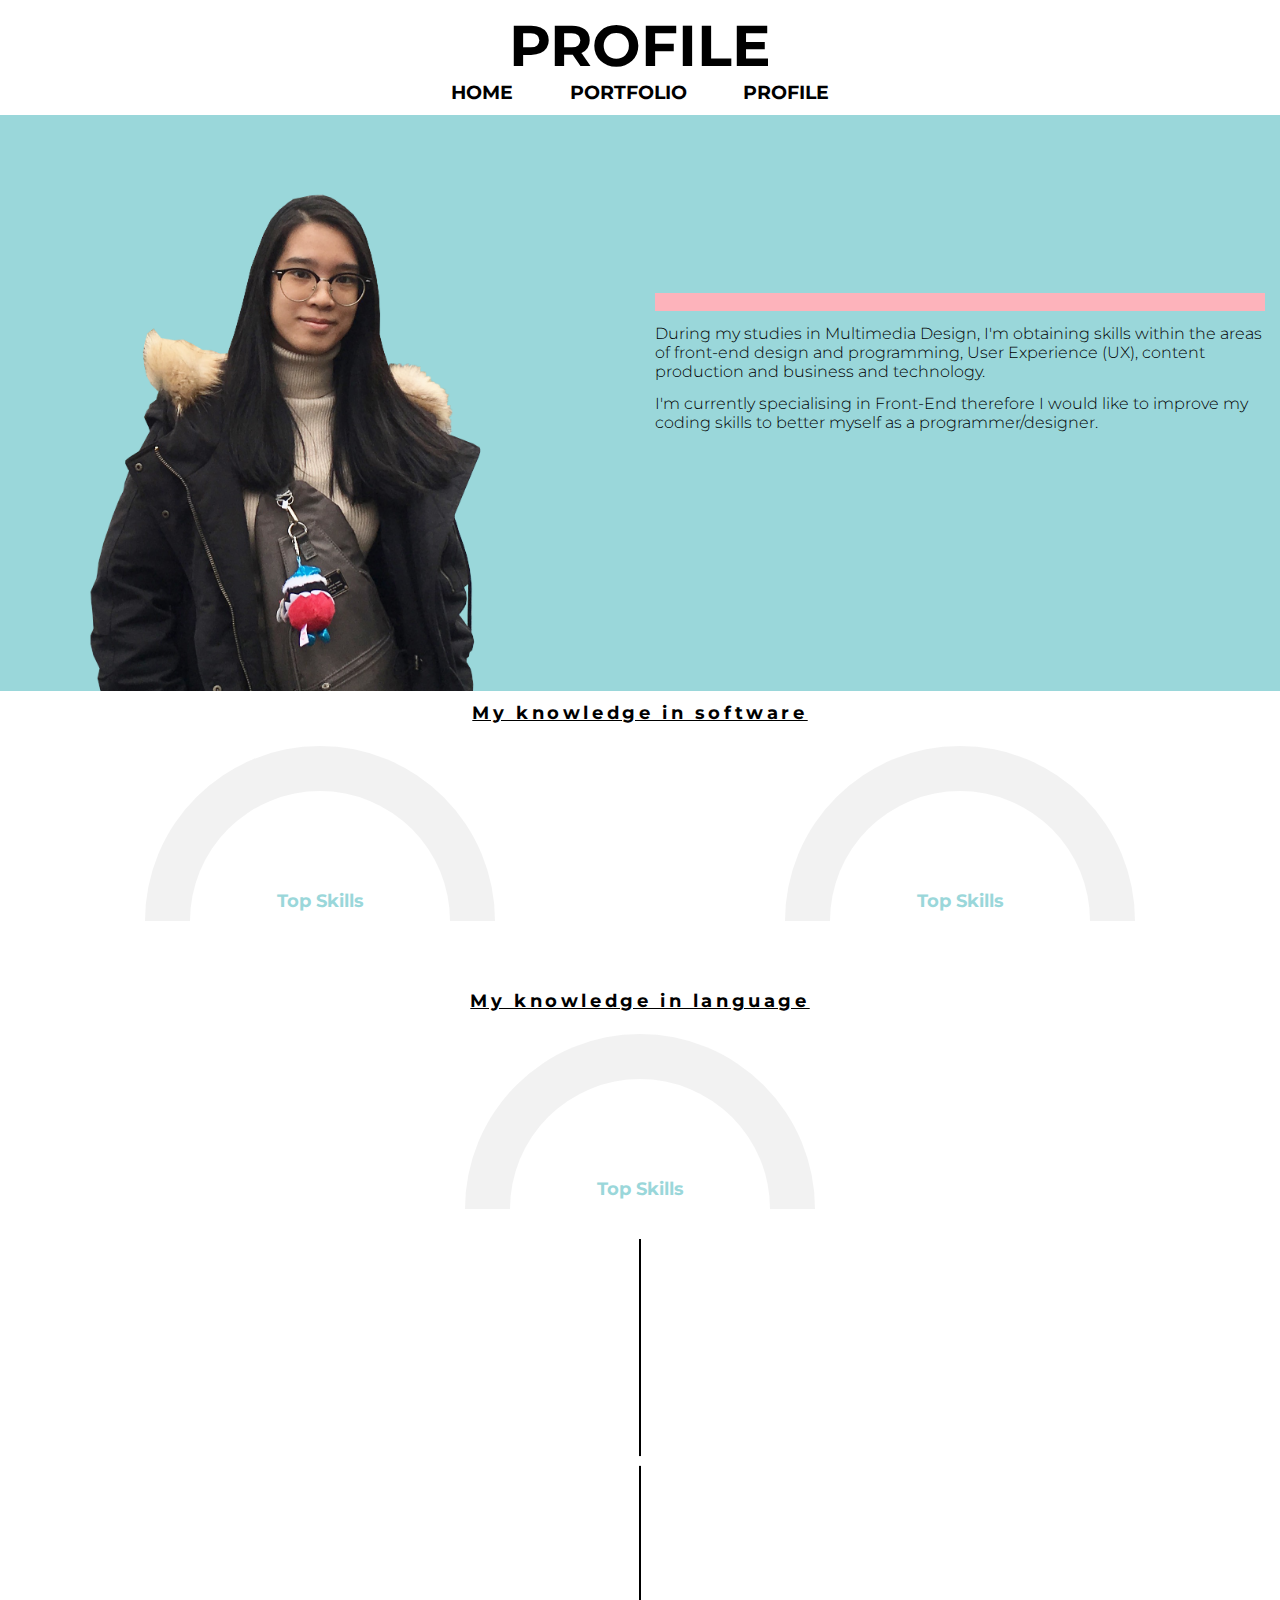
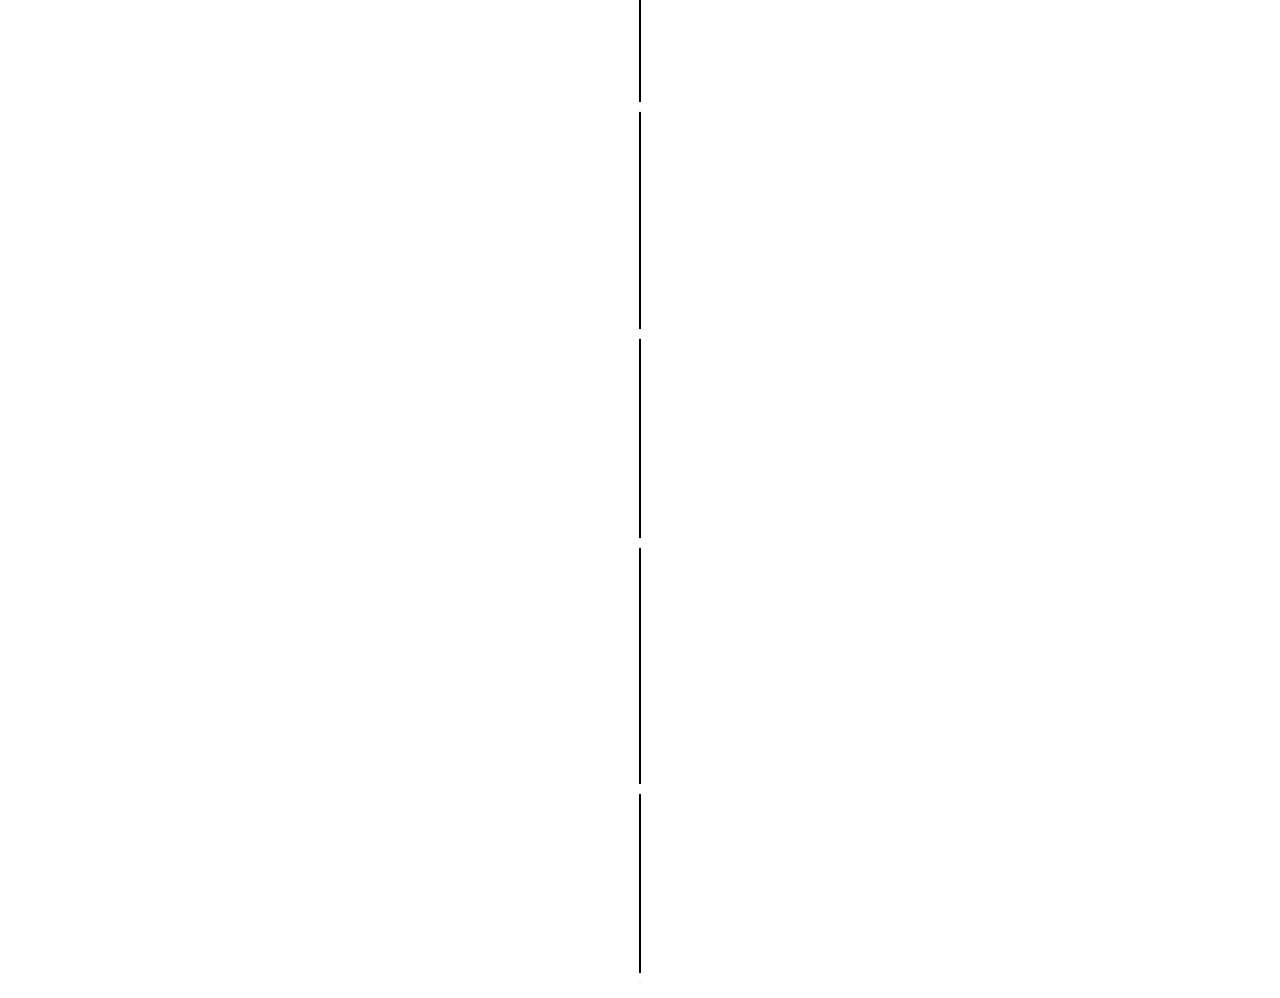
<file: profile.html>
<!DOCTYPE html>

<html lang="en">
  <head>
    <meta name="viewport" content="width=device-width, initial-scale=1.0" />
    <title>Profile</title>
    <link rel="stylesheet" href="style.css" />
    <script src="js.js"></script>
    <script defer src="js.js"></script>
    <link
      href="https://fonts.googleapis.com/css?family=Montserrat:300,400,500,700&display=swap"
      rel="stylesheet"
    />
    <link rel="apple-touch-icon" sizes="180x180" href="/apple-touch-icon.png" />
    <link rel="icon" type="image/png" sizes="32x32" href="/favicon-32x32.png" />
    <link rel="icon" type="image/png" sizes="16x16" href="/favicon-16x16.png" />
    <link rel="manifest" href="/site.webmanifest" />
    <link rel="mask-icon" href="/safari-pinned-tab.svg" color="#000000" />
    <meta name="msapplication-TileColor" content="#00aba9" />
    <meta name="theme-color" content="#ffffff" />
  </head>

  <body>
    <div class="header">
      PROFILE
      <div class="topnav">
        <a class="active" href="index.html">HOME</a>
        <a href="index.html">PORTFOLIO</a>
        <a href="profile.html">PROFILE</a>
      </div>
    </div>
    <div class="cover" style="background-color: #9ad7da;">
      <div class="col-6">
        <img src="avatar.png" alt="avatar" />
      </div>
      <div class="col-6" style="float: right;">
        <div class="block2"></div>
        <h1 style="margin-top: 4vw;">Skillset</h1>
        <div class="underline" style="background-color: #fdb3bb;"></div>
        <h3 style="margin-top: 1vw;">
          During my studies in Multimedia Design, I'm obtaining skills within
          the areas of front-end design and programming, User Experience (UX),
          content production and business and technology.
        </h3>
        <h3 style="margin-top: 1vw;">
          I'm currently specialising in Front-End therefore I would like to
          improve my coding skills to better myself as a programmer/designer.
        </h3>
      </div>
    </div>

    <div class="content">
      <h2 style="font-size: 18px;">My knowledge in software</h2>
      <div class="col-6" style="padding-bottom: 80px;">
        <ul class="chart-skills">
          <li>
            <span>WP</span>
          </li>
          <li>
            <span>HTML</span>
          </li>
          <li>
            <span>CSS</span>
          </li>
          <li>
            <span>JS</span>
          </li>
        </ul>
      </div>
      <div class="col-6" style="padding-bottom: 80px;">
        <ul class="chart-skills">
          <li>
            <span>UX/UI</span>
          </li>
          <li>
            <span>PSD</span>
          </li>
          <li>
            <span>AI</span>
          </li>
          <li>
            <span>XD</span>
          </li>
        </ul>
      </div>
      <h2 style="padding-top: 50px; font-size: 18px;">
        My knowledge in language
      </h2>
      <div class="col-12">
        <ul class="chart-skills">
          <li>
            <span>French</span>
          </li>
          <li>
            <span>Viet</span>
          </li>
          <li>
            <span>English</span>
          </li>
          <li>
            <span>Danish</span>
          </li>
        </ul>
      </div>

      <div class="col-12">
        <section class="timeline">
          <ul>
            <li>
              <div>
                <h4 style="color: #58c2c7;">2014-2016: IGCSE(s)</h4>
                I've completed my IGCSE(s) with 10 subjects including: Maths,
                English Language, English Literature, Design & Technology, Art,
                ICT, Business, Geography, French, and Chemistry.
              </div>
            </li>
            <li>
              <div>
                <h4 style="color: #58c2c7;">2015-2018: Marketing Lead</h4>
                I'm leading the marketing department for our school's annual
                production. My tasks were: working with a team of fellow
                students in order to design a suitable poster and programme to
                advertise the production around the school and city.
              </div>
            </li>
            <li>
              <div>
                <h4 style="color: #58c2c7;">2016-2017: Logo Concept</h4>
                My responsibilities were: constructing a concept as well as the
                colour scheme for the official website and to create an
                appropriate logo to represent the entire brand.
              </div>
            </li>
            <li>
              <div>
                <h4 style="color: #58c2c7;">2018: A2-Levels</h4>
                Graduating upper secondary with 3 A2 levels subjects including:
                Mathematics, Design and Technology, and Information Technology.
              </div>
            </li>
            <li>
              <div>
                <h4 style="color: #58c2c7;">2018-2019: Graphic Design</h4>

                My responsibilities were: constructing a concept as well as the
                colour scheme for the official website/brochure and to create an
                appropriate logo to represent the entire language school "Maison
                INNO".
              </div>
            </li>
            <li>
              <div>
                <h4 style="color: #58c2c7;">2019-2021: AP Programme</h4>

                I'm currently undertaking Multimedia Design in KEA, Copenhagen.
              </div>
            </li>
          </ul>
        </section>
      </div>
    </div>
  </body>
</html>
</file>
<file: style.css>
/*---------------------responsive--------------------*/
* {
  box-sizing: border-box;
  margin: 0;
  padding: 0;
}

[class*="col-"] {
  float: left;
  padding: 15px;
}

/*--------------- For mobile phones --------------- */
[class*="col-"] {
  width: 100%;
}

@media only screen and (min-width: 768px) {
  /* For desktop: */
  .col-1 {
    width: 8.33%;
  }
  .col-2 {
    width: 16.66%;
  }
  .col-3 {
    width: 25%;
  }
  .col-4 {
    width: 33.33%;
  }
  .col-5 {
    width: 41.66%;
  }
  .col-6 {
    width: 50%;
  }
  .col-7 {
    width: 58.33%;
  }
  .col-8 {
    width: 66.66%;
  }
  .col-9 {
    width: 75%;
  }
  .col-10 {
    width: 83.33%;
  }
  .col-11 {
    width: 91.66%;
  }
  .col-12 {
    width: 100%;
  }
}

@media only screen and (max-width: 800px) {
  .cover {
    text-align: center;
    margin-top: 1vw;
  }
  .cover img {
    width: 1em;
  }
  .project10 {
    text-align: center;
  }
  .project1,
  .project10,
  .project8,
  .project9 {
    margin-top: 1vw;
  }
}

body {
  font-family: "Montserrat", sans-serif;
  font-weight: 300;
  background-color: white;
  margin: 0;
}

h1 {
  font-family: "Montserrat", sans-serif;
  font-weight: 700;
  font-size: 4vw;
  line-height: 0;
}

h2 {
  font-family: "Montserrat", sans-serif;
  font-weight: 700;
  font-size: 1.5em;
  line-height: 0;
  text-decoration: underline;
  text-align: center;
  padding-top: 1.2em;
  padding-bottom: 1em;
  letter-spacing: 0.2em;
}

p {
  font-family: "Montserrat", sans-serif;
  font-weight: 700;
  font-size: 20vw;
  line-height: 0;
}

h4 {
  font-family: "Montserrat", sans-serif;
  padding-bottom: 20px;
  padding-top: 10px;
  font-weight: 700;
  font-size: 18px;
  line-height: 0;
  letter-spacing: 0.2em;
}

h3 {
  font-family: "Montserrat", sans-serif;
  font-weight: 300;
  font-size: 16px;
}

a {
  cursor: pointer;
}

li {
  font-family: "Montserrat", sans-serif;
  font-weight: 300;
  font-size: 20px;
}
.block {
  background-color: #fdb3bb;
  position: relative;
  height: 5em;
  width: 100%;
  top: 6.5vw;
  animation: appear 2s linear forwards;
}
.block2 {
  background-color: #9ad7da;
  position: relative;
  height: 5em;
  width: 50%;
  top: 6.5vw;
  animation: appear 2s linear forwards;
}
@keyframes appear {
  0% {
    left: 0;
  }
  100% {
    left: 100%;
  }
}
.header {
  background-color: white;
  height: 9vw;
  width: 100%;
  text-align: center;
  padding-top: 10px;
  font-family: "Montserrat", sans-serif;
  font-weight: 700;
  font-size: 4.5vw;
}
.sidepage-header {
  background-color: white;
  height: 9vw;
  width: 100%;
  text-align: center;
  font-family: "Montserrat", sans-serif;
  font-weight: 700;
}
/*--------------------Menu Bar---------------------- */
.sidepage-topnav {
  font-size: 1vw;
  padding-top: 3vw;
}
.sidepage-topnav a {
  color: black;
  text-decoration: none;
  padding: 2vw;
}
.topnav {
  font-size: 1.5vw;
}
.topnav a {
  color: black;
  text-decoration: none;
  padding: 2vw;
}

.topnav a:hover {
  color: #fdb3bb;
}

/*-------------------- Portfolio---------------------- */
.cover {
  background-color: #fdb3bb;
  height: 45vw;
  width: 100%;
  overflow: hidden;
}
.cover img {
  width: 45vw;
}
.underline {
  background-color: #9ad7da;
  height: 1.4vw;
  margin-top: 2em;
}
.introduction {
  margin-bottom: -2vw;
}

/*-------------------- Gallery --------------------- */
.gallery {
  background-color: white;
  height: 1540px;
  width: 100%;
}
.row {
  display: -ms-flexbox; /* IE10 */
  display: flex;
  -ms-flex-wrap: wrap; /* IE10 */
  flex-wrap: wrap;
  padding: 0px;
}

.column {
  -ms-flex: 33.3%; /* IE10 */
  flex: 33.3%;
  max-width: 33.3%;
  padding: 25px;
}

.column img {
  margin-bottom: 35px;
  vertical-align: middle;
  width: 100%;
  opacity: 1;
}
.img_wrap {
  position: relative;
  width: 100%;
  text-align: center;
}
.img_description {
  position: absolute;
  margin-top: 1em;
  top: 0;
  bottom: 0;
  left: 0;
  right: 0;
  color: black;
  visibility: hidden;
  opacity: 0;
  font-family: "Montserrat", sans-serif;
  font-weight: 700;
  font-size: 1.5em;
  transition: opacity 0.2s, visibility 0.2s;
}

.img_wrap:hover .img_description {
  visibility: visible;
  opacity: 1;
}

@media screen and (max-width: 800px) {
  .column {
    -ms-flex: 50%;
    flex: 50%;
    max-width: 50%;
  }
}
@media screen and (max-width: 600px) {
  .column {
    -ms-flex: 100%;
    flex: 100%;
    max-width: 100%;
  }
}

/*-------------------- Contact --------------------- */
.contact {
  background-color: #ffe6e1;
  height: 350px;
}

/*-------------------- Content --------------------- */
.project1 {
  background-color: #ffe6e1;
}

.content {
  background-color: white;
  height: 1200px;
}
.title-img {
  width: 100%;
}
.col-12 img {
  padding: 10px;
}
/*-------------------- Timeline --------------------- */
.timeline {
  overflow: hidden;
}
.timeline img {
  width: 85%;
  padding: 0;
}
.timeline h4 {
  font-family: "Montserrat", sans-serif;
  font-weight: 700;
  font-size: 18px;
  letter-spacing: 0;
  line-height: 0;
  margin-top: 2vw;
  margin-bottom: 2vw;
}

.timeline li {
  font-family: "Montserrat", sans-serif;
  font-weight: 300;
  font-size: 16px;
  letter-spacing: 0;
}

.timeline ul li {
  list-style-type: none;
  position: relative;
  width: 2px;
  margin: 0 auto;
  padding-top: 50px;
  background: black;
}

.timeline ul li::after {
  content: "";
  position: absolute;
  left: 50%;
  bottom: 0;
  transform: translateX(-50%);
  width: 10px;
  height: 10px;
  border-radius: 50%;
  background: #ffe6e1;
}
.timeline ul li div {
  position: relative;
  bottom: 0;
  width: 450px;
  padding: 10px;
  background: white;
}

.timeline ul li div::before {
  content: "";
  position: absolute;
  bottom: 7px;
  width: 0;
  height: 0;
  border-style: solid;
}

.timeline ul li:nth-child(odd) div {
  left: 45px;
}

.timeline ul li:nth-child(odd) div::before {
  left: -15px;
  border-width: 8px 16px 8px 0;
  border-color: transparent white transparent transparent;
}

.timeline ul li:nth-child(even) div {
  left: -480px;
}

.timeline ul li:nth-child(even) div::before {
  right: -15px;
  border-width: 8px 0 8px 16px;
  border-color: transparent transparent transparent white;
}

.timeline ul li::after {
  background: #fff;
  transition: background 0.8s ease-in-out;
}

.timeline ul li.in-view::after {
  background: #e79b9b;
}

.timeline ul li div {
  visibility: hidden;
  opacity: 0;
  transition: all 0.8s ease-in-out;
}

.timeline ul li:nth-child(odd) div {
  transform: translate3d(200px, 0, 0);
}

.timeline ul li:nth-child(even) div {
  transform: translate3d(-200px, 0, 0);
}

.timeline ul li.in-view div {
  transform: none;
  visibility: visible;
  opacity: 1;
}

/*--------------making it responsive -------------------*/
@media screen and (max-width: 900px) {
  .timeline ul li div {
    width: 250px;
  }
  .timeline ul li:nth-child(even) div {
    left: -289px;
  }
}

@media screen and (max-width: 600px) {
  .timeline ul li {
    margin-left: 20px;
  }

  .timeline ul li div {
    width: calc(100vw - 91px);
  }

  .timeline ul li:nth-child(even) div {
    left: 45px;
  }

  .timeline ul li:nth-child(even) div::before {
    left: -15px;
    border-width: 8px 16px 8px 0;
    border-color: transparent #f45b69 transparent transparent;
  }
}

/*--------------coloured headers-------------------*/
.project1,
.project10,
.project8,
.project9 {
  height: 45vw;
  width: 100%;
  overflow: hidden;
}
.project9 {
  background-color: #ededed;
}
.project8 {
  background-color: #f8c6cf;
}
.project10 {
  background-color: #9ad7da;
}
.skills {
  padding-bottom: 50px;
}
/*------------------skill bar-------------------------*/

.chart-skills {
  margin: 0 auto;
  padding: 0;
  list-style-type: none;
}

.chart-skills *,
.chart-skills::before {
  box-sizing: border-box;
}

.chart-skills {
  position: relative;
  width: 350px;
  height: 175px;
  overflow: hidden;
}

.chart-skills::before,
.chart-skills::after {
  position: absolute;
}

.chart-skills::before {
  content: "";
  width: inherit;
  height: inherit;
  border: 45px solid rgba(211, 211, 211, 0.3);
  border-bottom: none;
  border-top-left-radius: 175px;
  border-top-right-radius: 175px;
}

.chart-skills::after {
  content: "Top Skills";
  left: 50%;
  bottom: 10px;
  transform: translateX(-50%);
  font-size: 1.1rem;
  font-weight: bold;
  color: #9ad7da;
}

.chart-skills li {
  position: absolute;
  top: 100%;
  left: 0;
  width: inherit;
  height: inherit;
  border: 45px solid;
  border-top: none;
  border-bottom-left-radius: 175px;
  border-bottom-right-radius: 175px;
  transform-origin: 50% 0;
  transform-style: preserve-3d;
  backface-visibility: hidden;
  animation-fill-mode: forwards;
  animation-duration: 0.4s;
  animation-timing-function: linear;
}

.chart-skills li:nth-child(1) {
  z-index: 4;
  border-color: #e79b9b;
  animation-name: rotate-one;
  animation-delay: 4s;
}

.chart-skills li:nth-child(2) {
  z-index: 3;
  border-color: #f8c6cf;
  animation-name: rotate-two;
  animation-delay: 4.4s;
}

.chart-skills li:nth-child(3) {
  z-index: 2;
  border-color: #ffe6e1;
  animation-name: rotate-three;
  animation-delay: 4.8s;
}

.chart-skills li:nth-child(4) {
  z-index: 1;
  border-color: #9ad7da;
  animation-name: rotate-four;
  animation-delay: 5.2s;
}

.chart-skills span {
  position: absolute;
  font-size: 0.85rem;
  backface-visibility: hidden;
  animation: fade-in 4s linear forwards;
}

.chart-skills li:nth-child(1) span {
  top: 5px;
  left: 10px;
  transform: rotate(-21.6deg);
}

.chart-skills li:nth-child(2) span {
  top: 20px;
  left: 10px;
  transform: rotate(-79.2deg);
  animation-delay: 0.5s;
}

.chart-skills li:nth-child(3) span {
  top: 18px;
  left: 10px;
  transform: rotate(-140.4deg);
  animation-delay: 1s;
}

.chart-skills li:nth-child(4) span {
  top: 10px;
  left: 10px;
  transform: rotate(-180deg);
  animation-delay: 1.5s;
}

/*-------------Animation----------------*/

@keyframes rotate-one {
  100% {
    transform: rotate(21.6deg);
    /**
     * 12% => 21.6deg
     */
  }
}

@keyframes rotate-two {
  0% {
    transform: rotate(21.6deg);
  }
  100% {
    transform: rotate(79.2deg);
    /**
     * 32% => 57.6deg
     * 57.6 + 21.6 => 79.2deg
     */
  }
}

@keyframes rotate-three {
  0% {
    transform: rotate(79.2deg);
  }
  100% {
    transform: rotate(140.4deg);
    /**
     * 34% => 61.2deg
     * 61.2 + 79.2 => 140.4deg
     */
  }
}

@keyframes rotate-four {
  0% {
    transform: rotate(140.4deg);
  }
  100% {
    transform: rotate(180deg);
    /**
     * 22% => 39.6deg
     * 140.4 + 39.6 => 180deg
     */
  }
}

@keyframes fade-in {
  0%,
  90% {
    opacity: 0;
  }
  100% {
    opacity: 1;
  }
}
</file>
